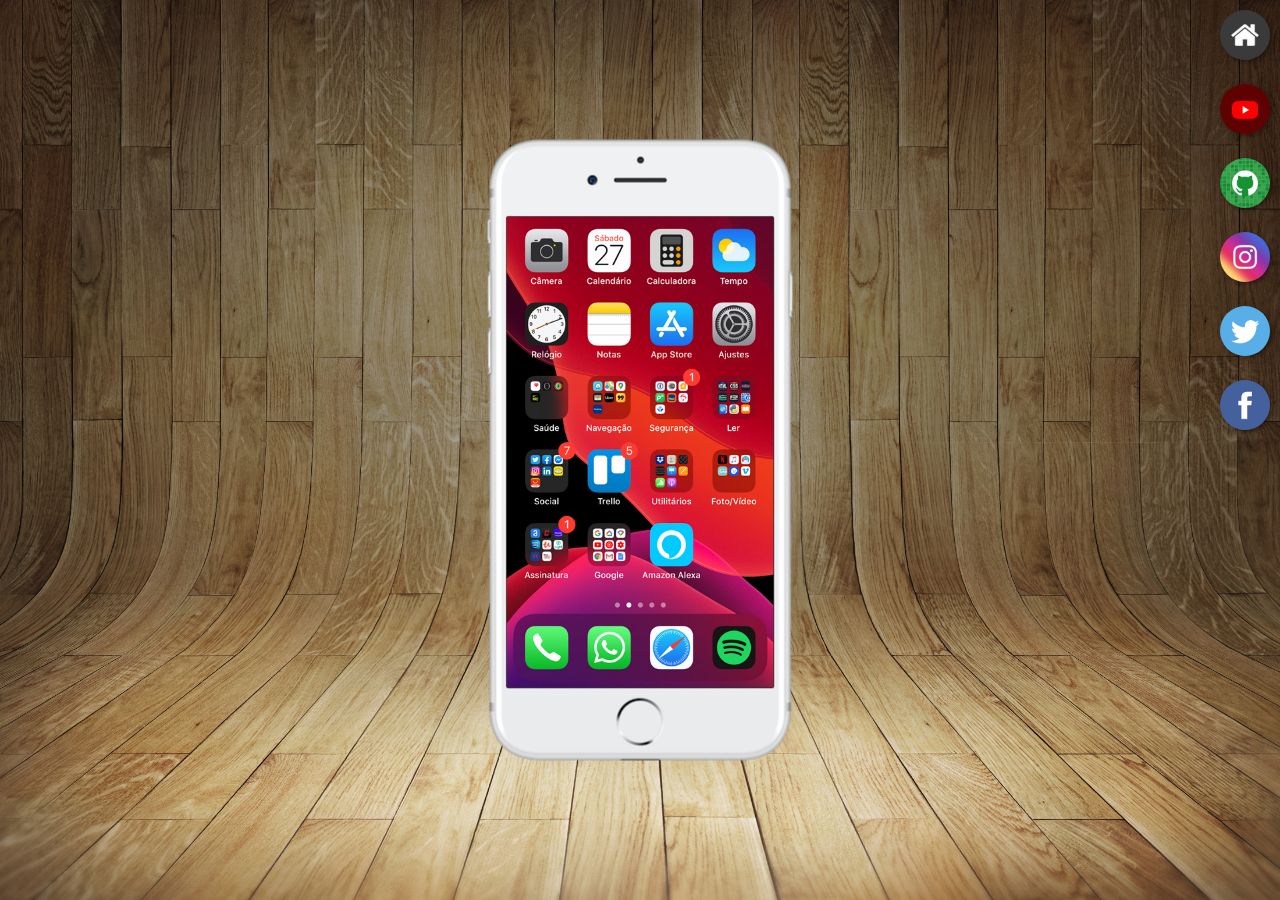
<file: index.html>
<!DOCTYPE html>
<html lang="pt-br">
<head>
    <meta charset="UTF-8">
    <meta name="viewport" content="width=device-width, initial-scale=1.0">
    <link rel="shortcut icon" href="favicon.ico" type="image/x-icon">
    <title>Projeto Redes Sociais</title>
    <link rel="stylesheet" href="estilos/style.css">
</head>
<body>
    <main>
        <section id="telefone">
            <iframe 
                src="home.html" name="tela" id="tela" frameborder="0">
                Seu navegador não é compátivel com isso.
            </iframe>
        </section>
        <section id="redes-sociais">
            <a href="home.html" target="tela"><img src="imagens/logo-home.jpg" alt="Home"></a><br>
            <a href="youtube.html" target="tela"><img src="imagens/logo-youtube.jpg" alt="YouTube"></a><br>
            <a href="github.html" target="tela"><img src="imagens/logo-github.jpg" alt="GitHub"></a><br>
            <a href="instagram.html" target="tela"><img src="imagens/logo-instagram.jpg" alt="Instagram"></a><br>
            <a href="twitter.html" target="tela"><img src="imagens/logo-twitter.jpg" alt="Twitter"></a><br>
            <a href="facebook.html" target="tela"><img src="imagens/logo-facebook.jpg" alt="Facebook"></a>
        </section>
    </main>
</body>
</html>
</file>
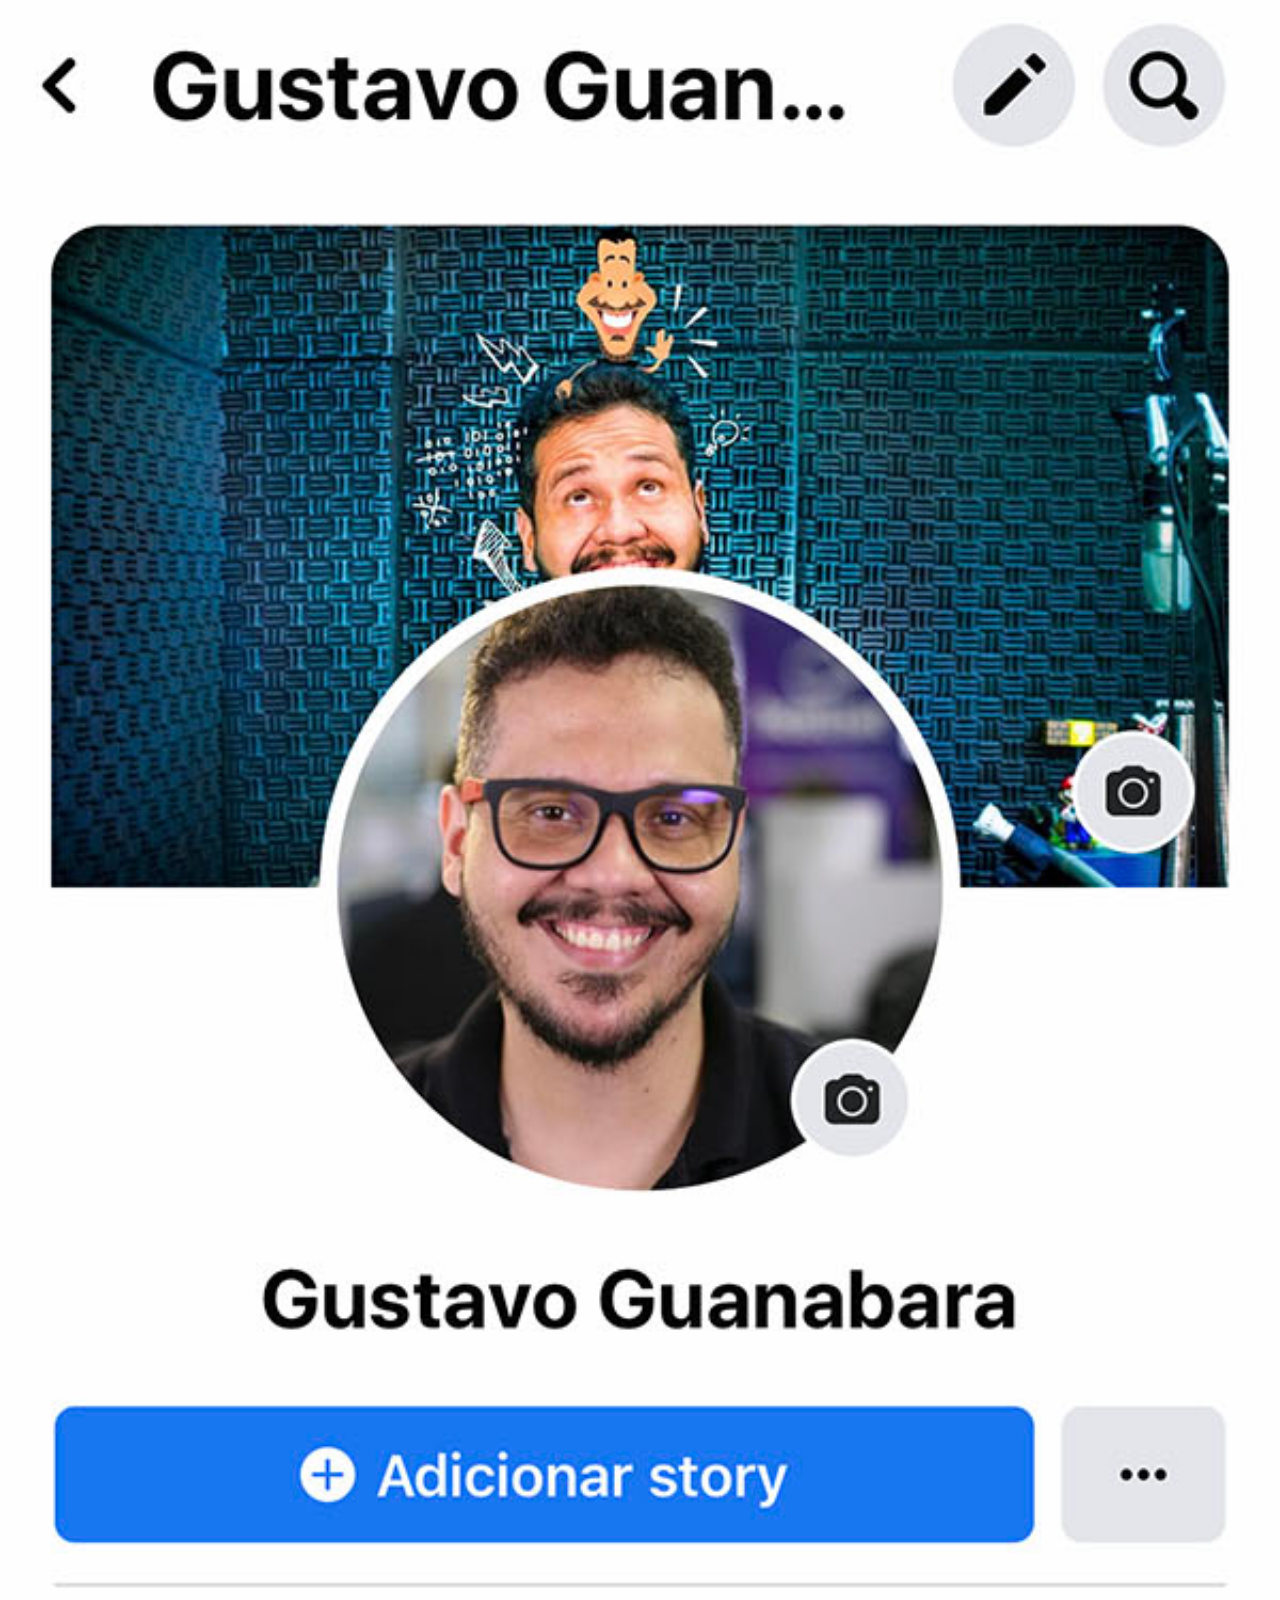
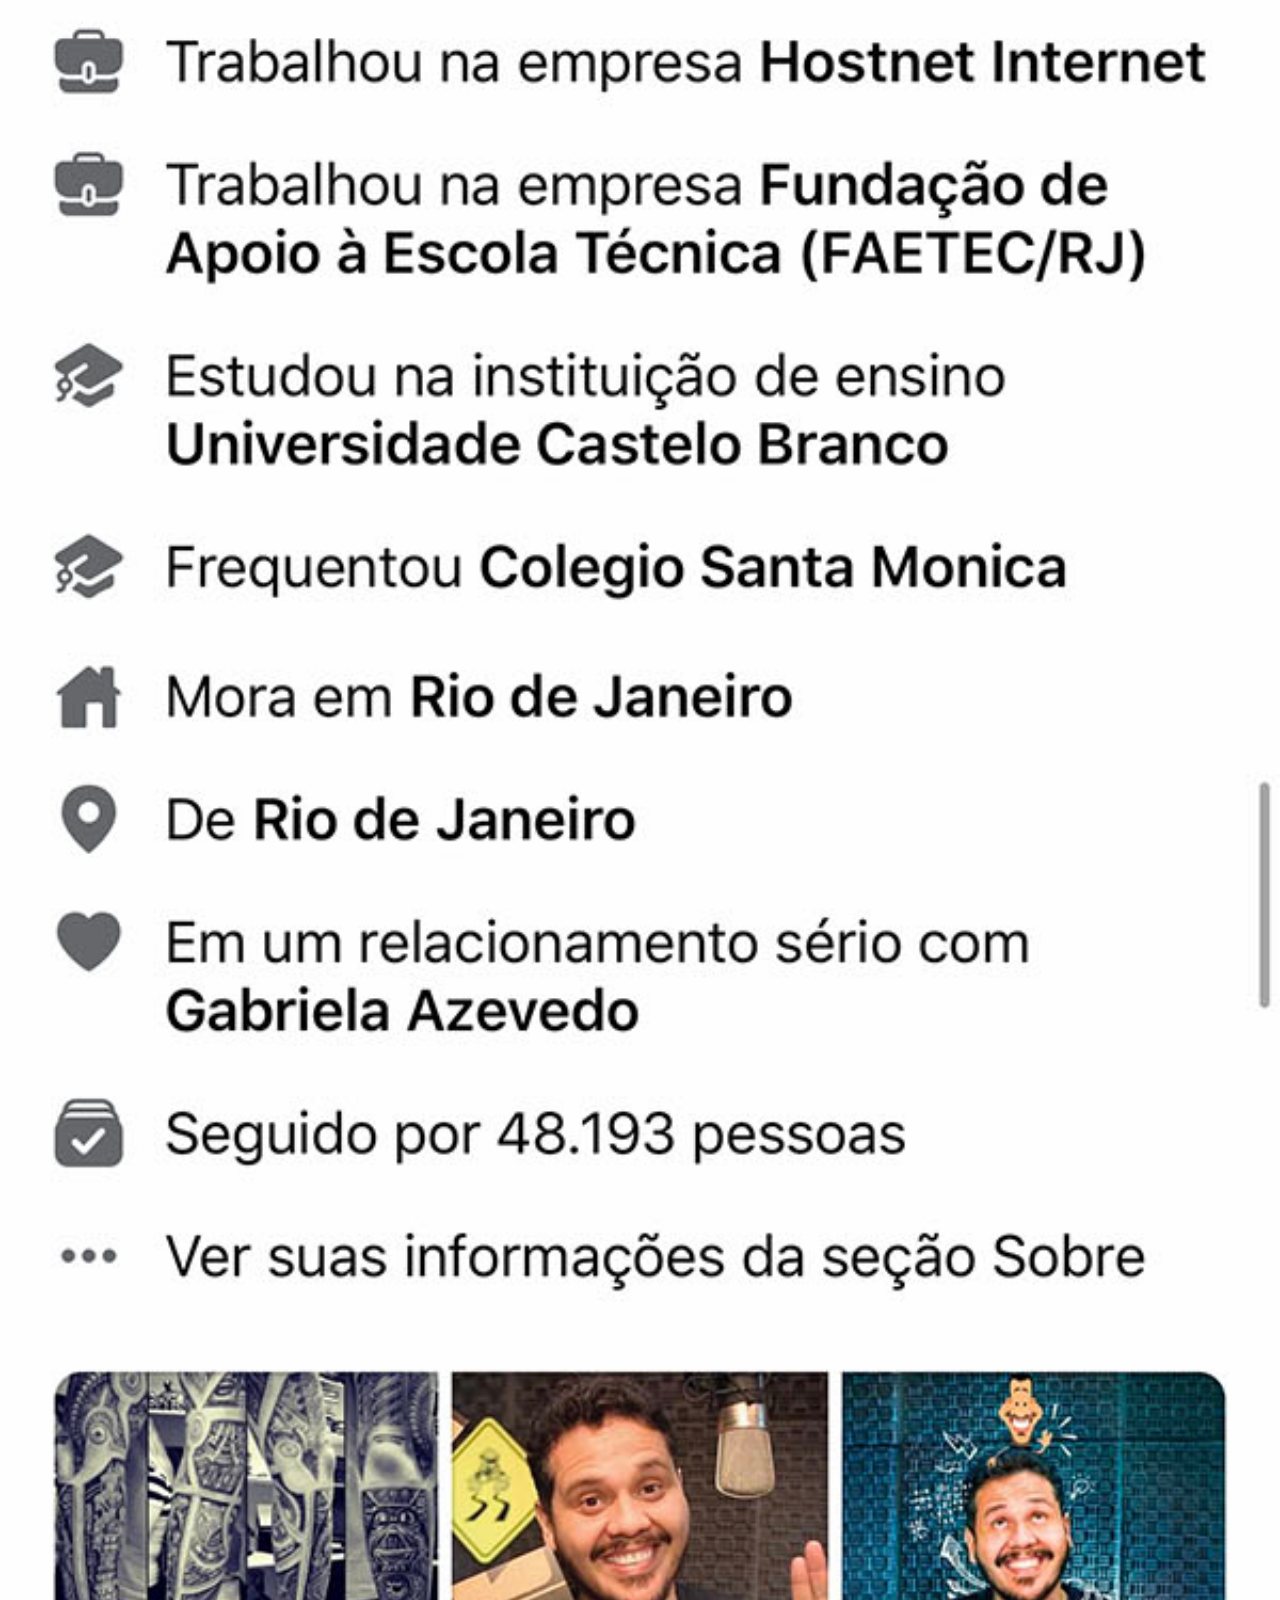
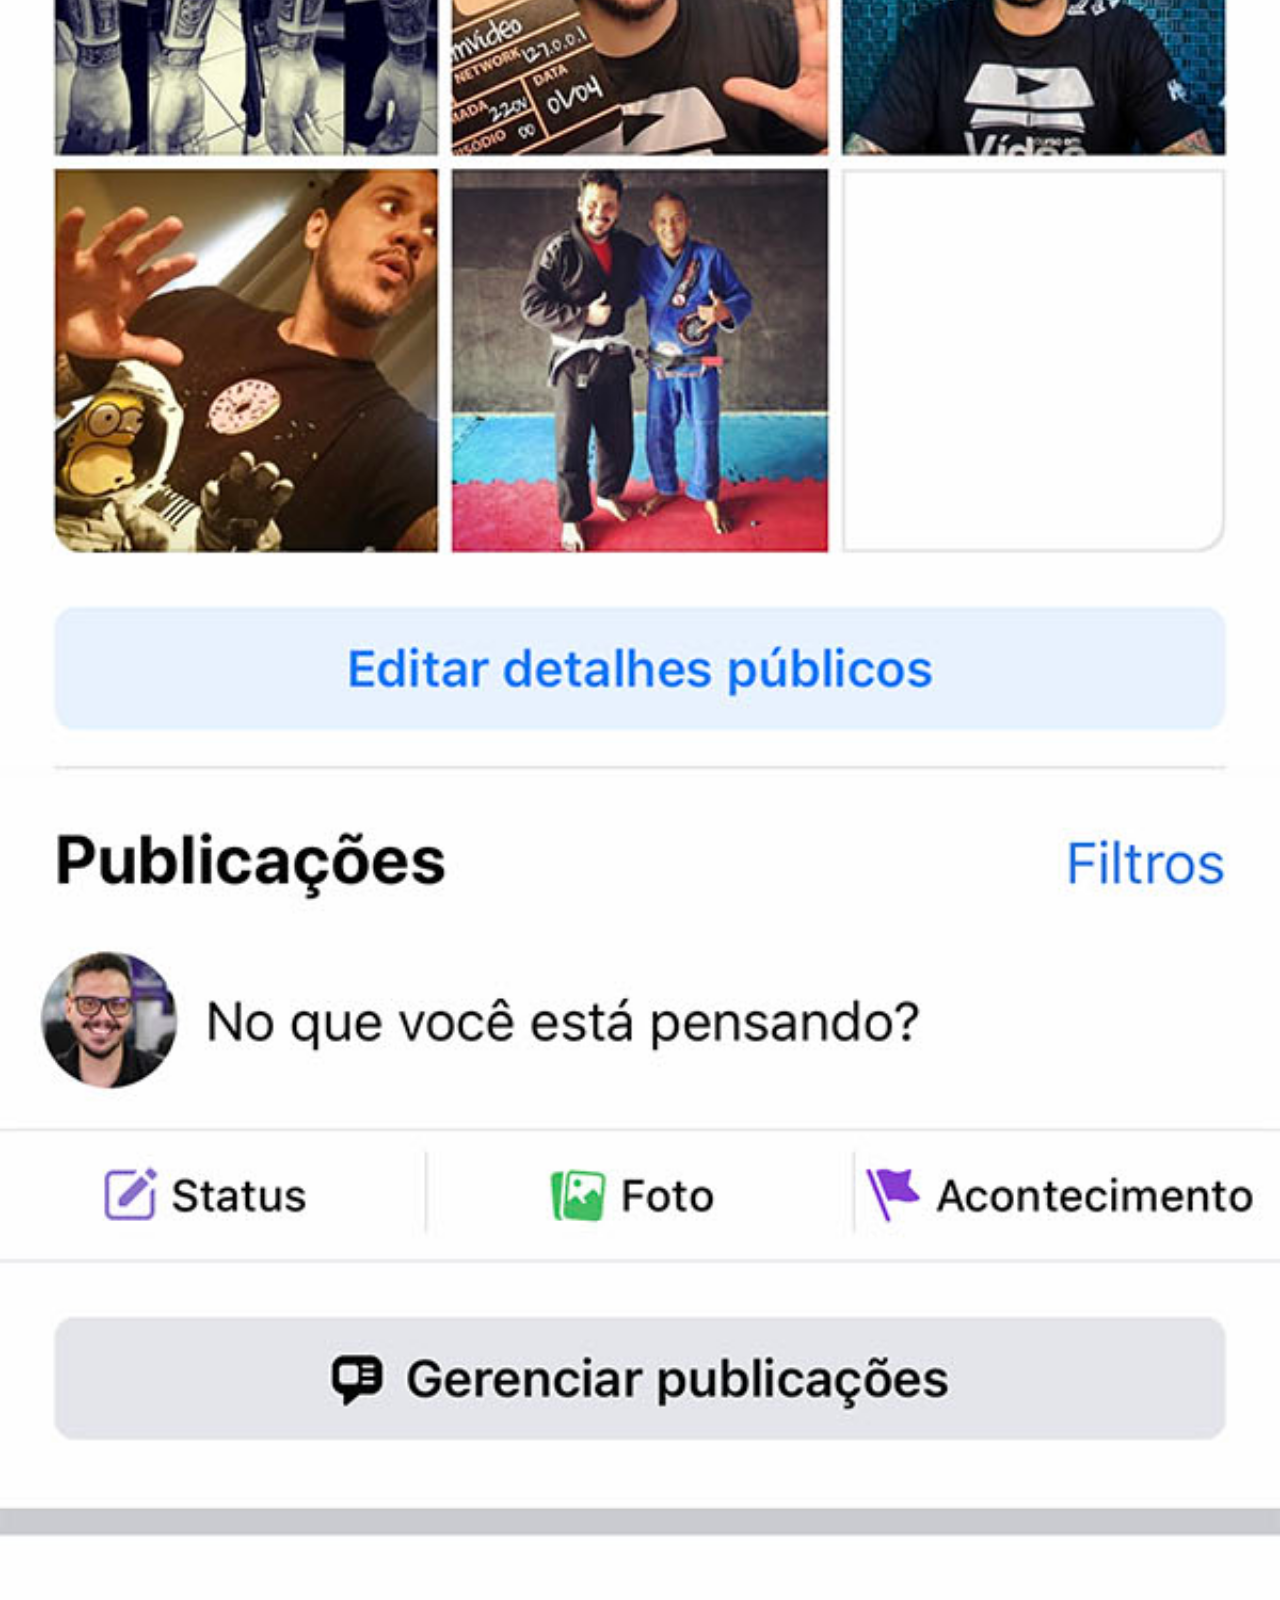
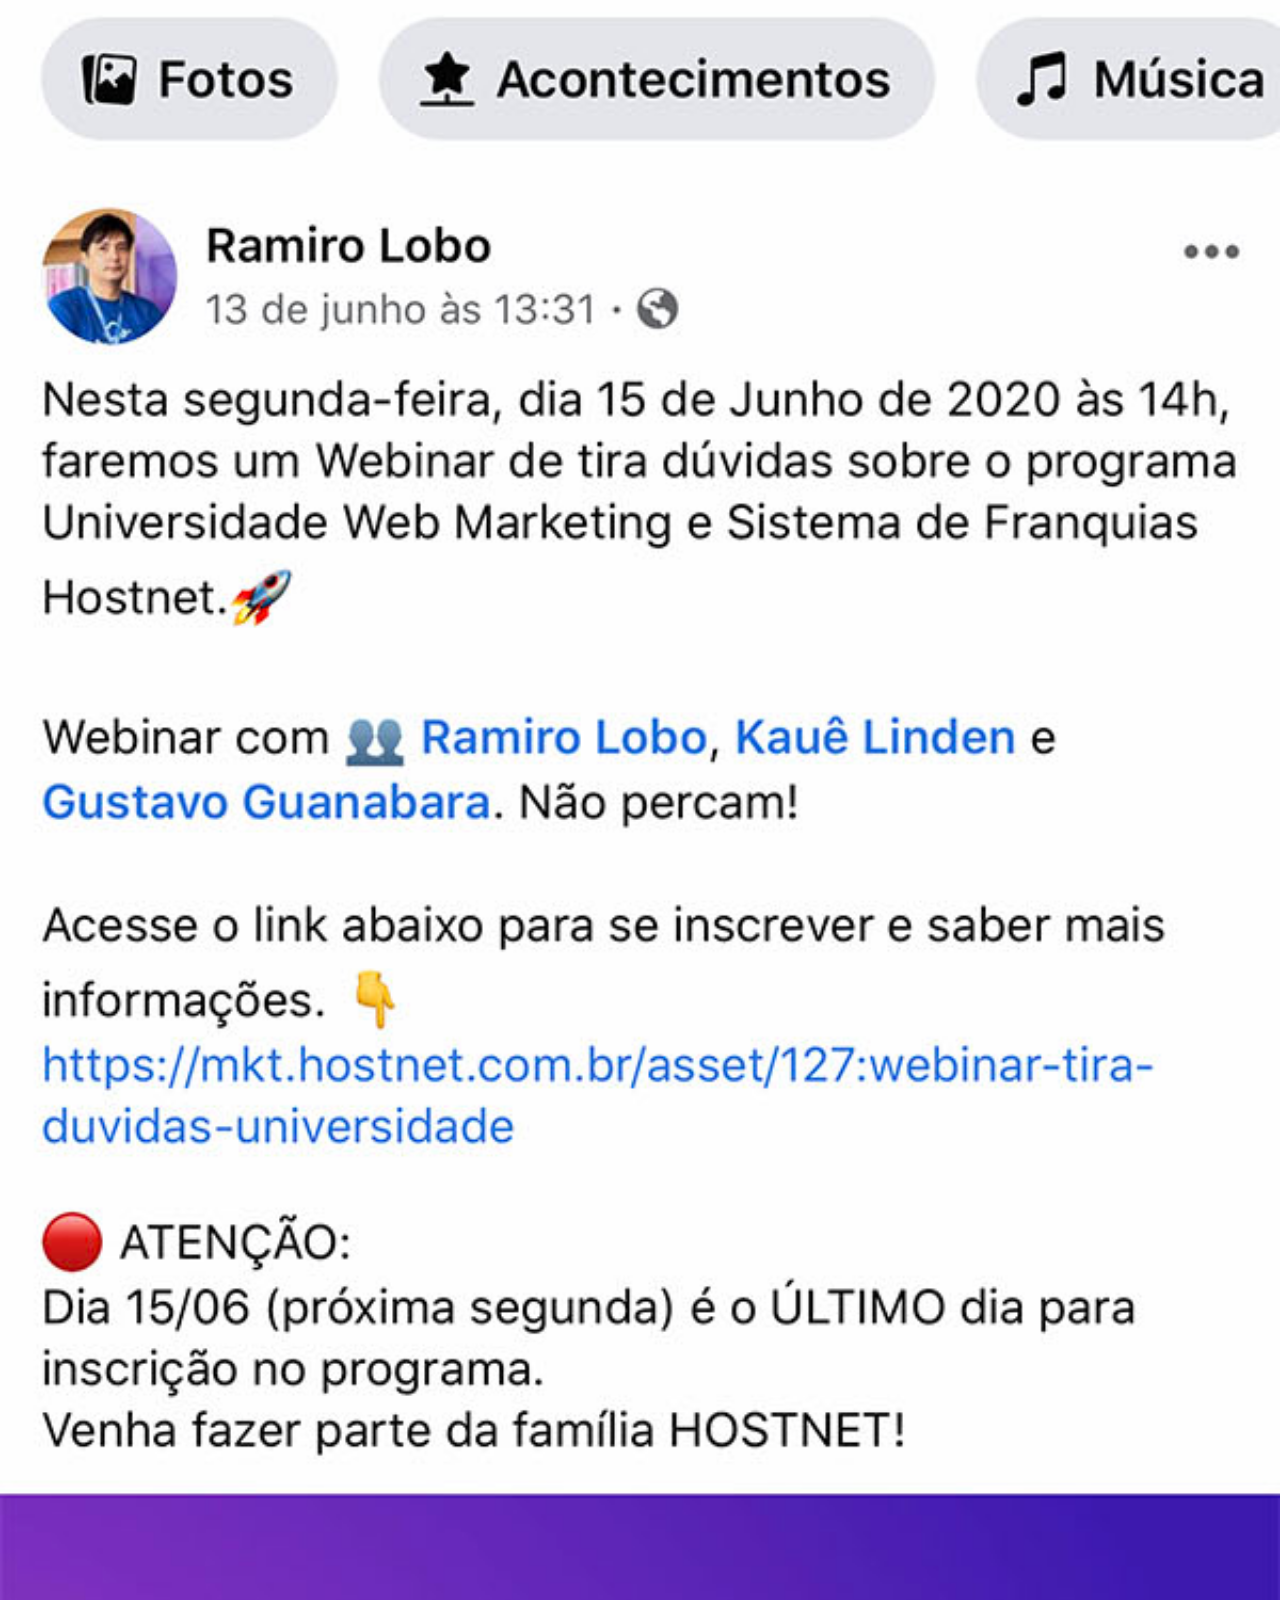
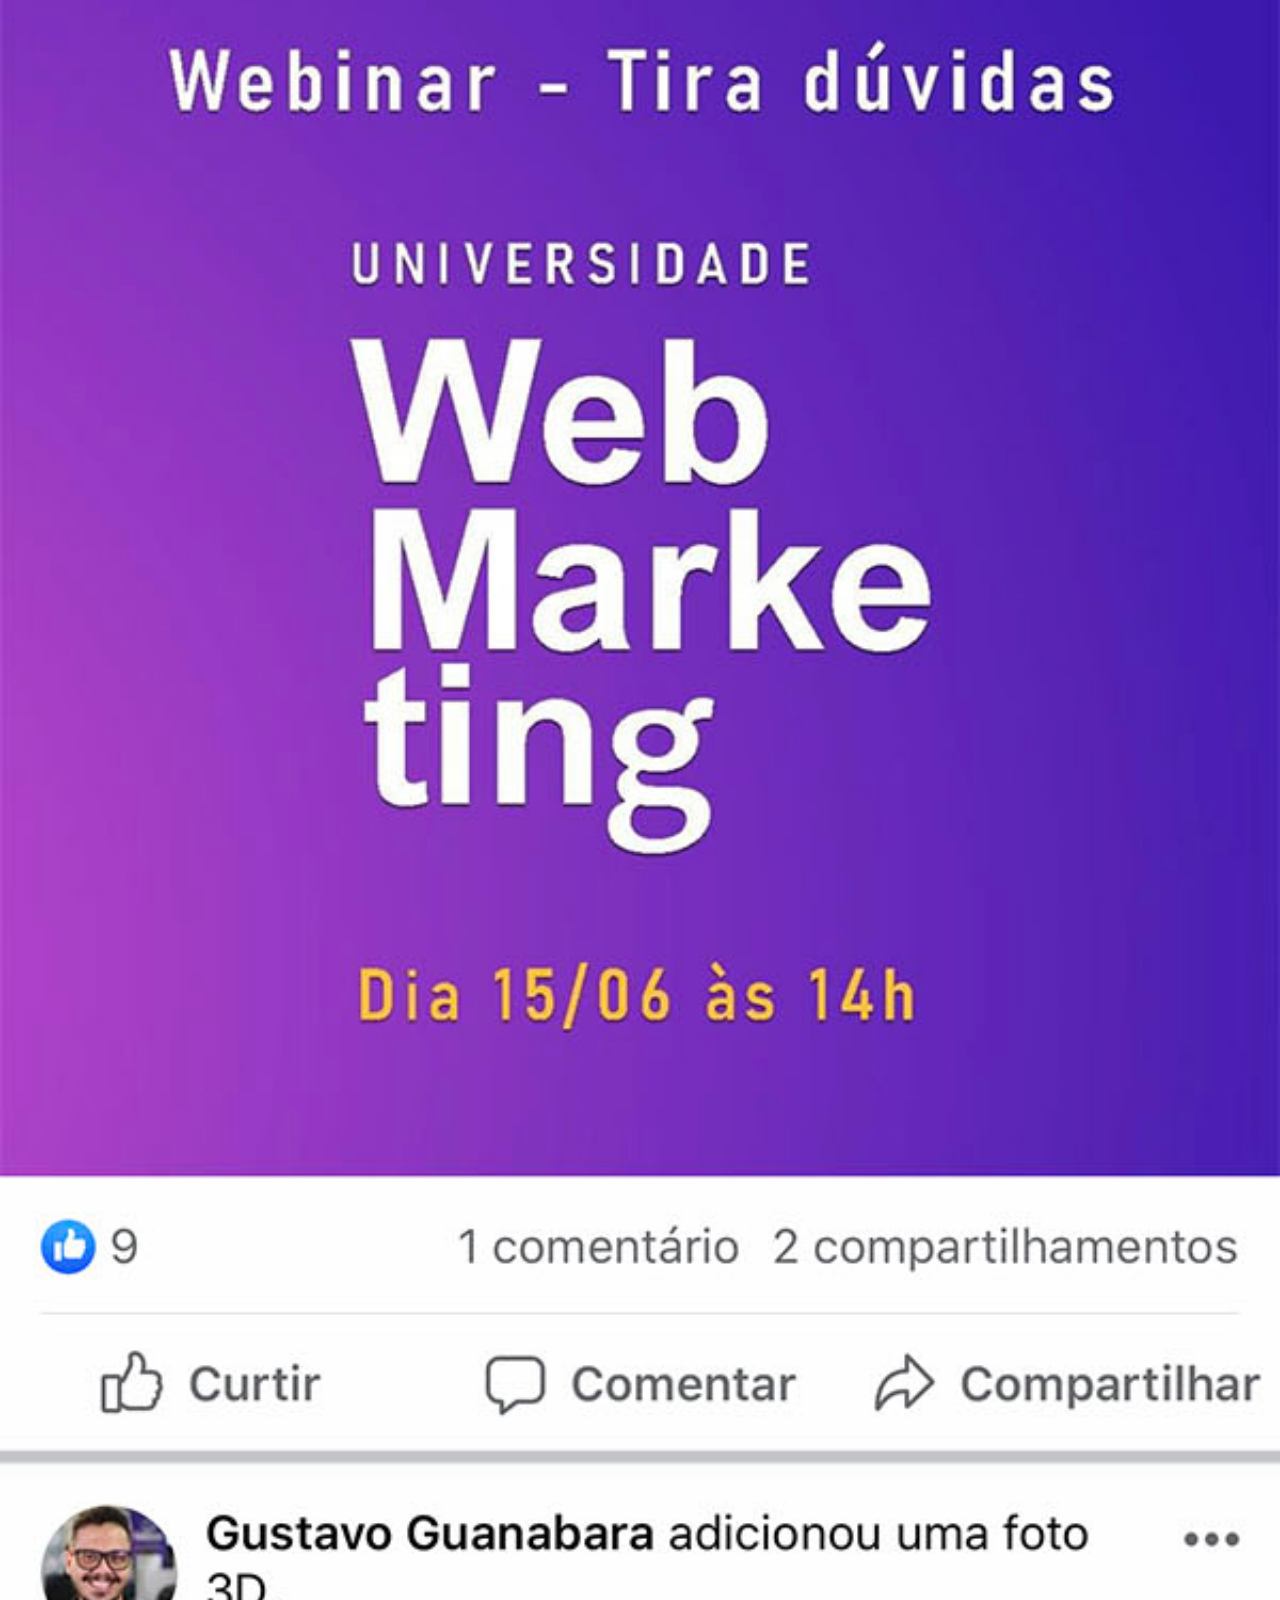
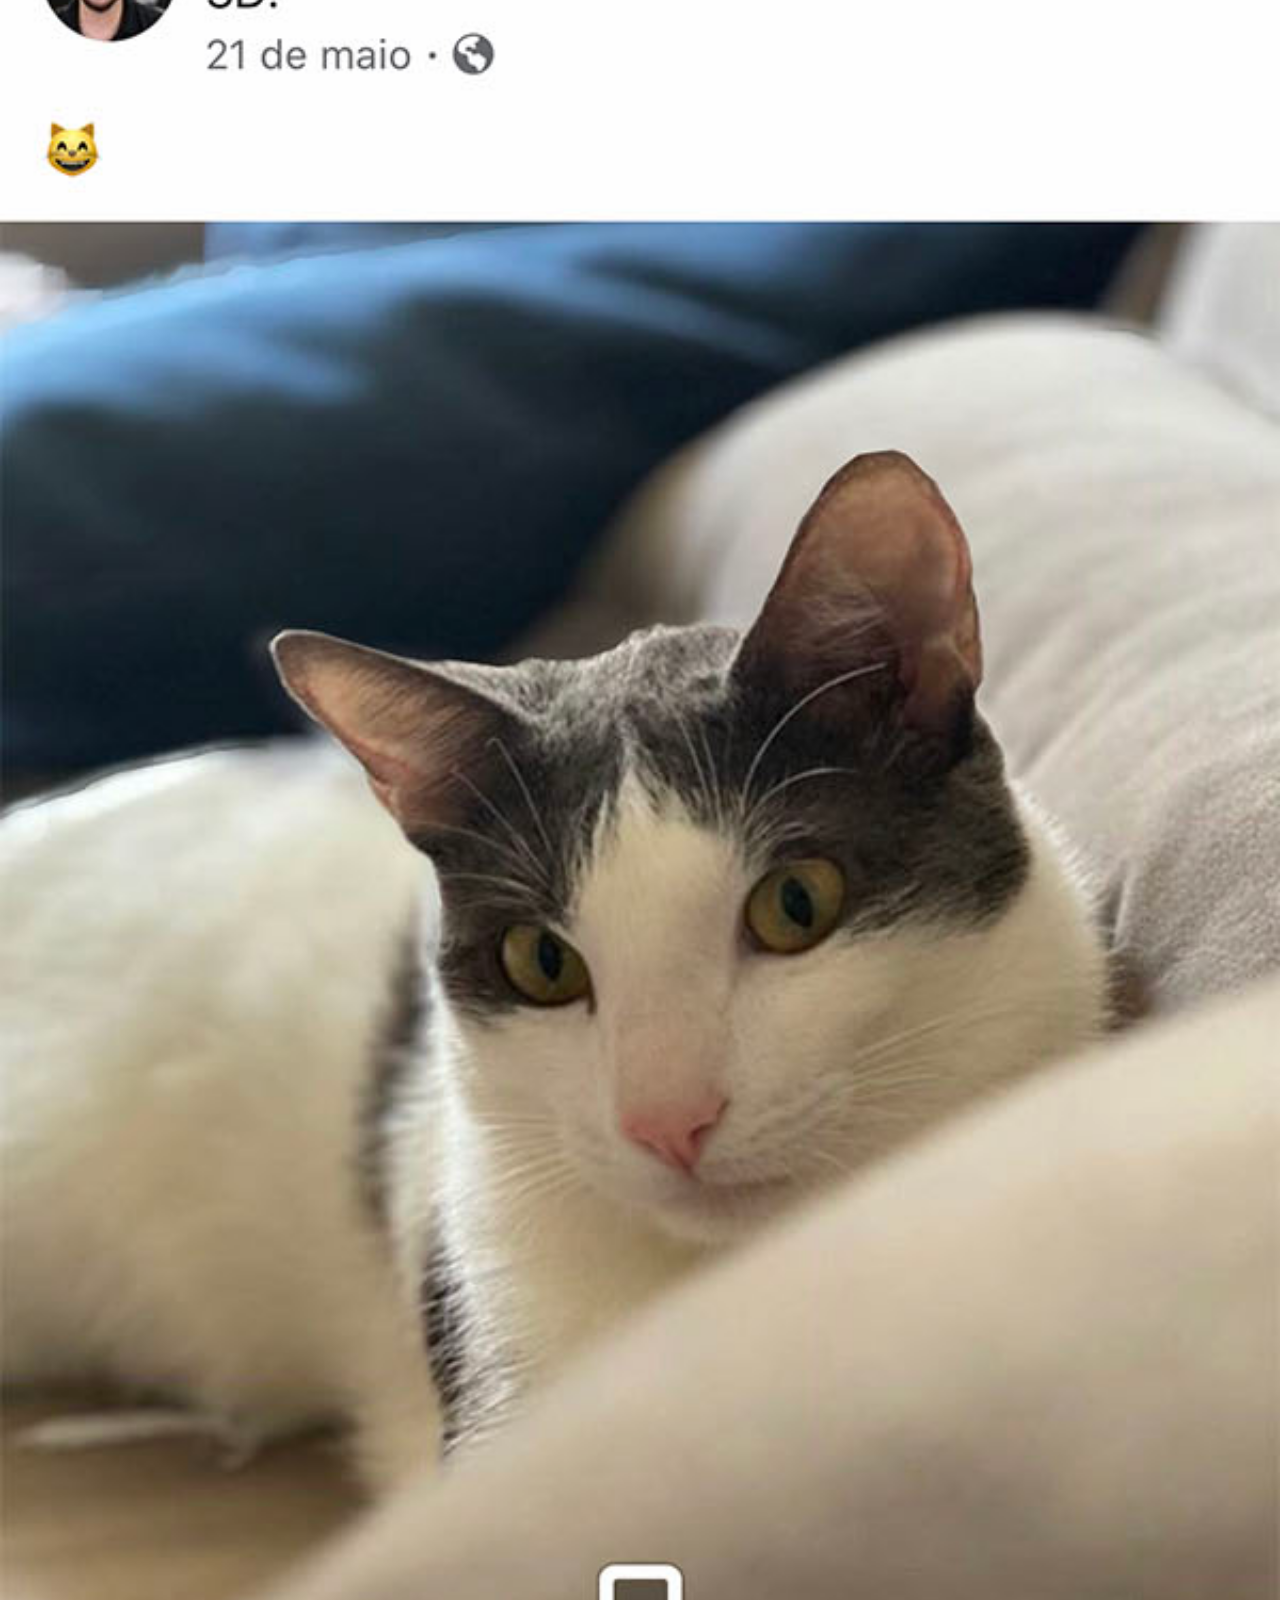
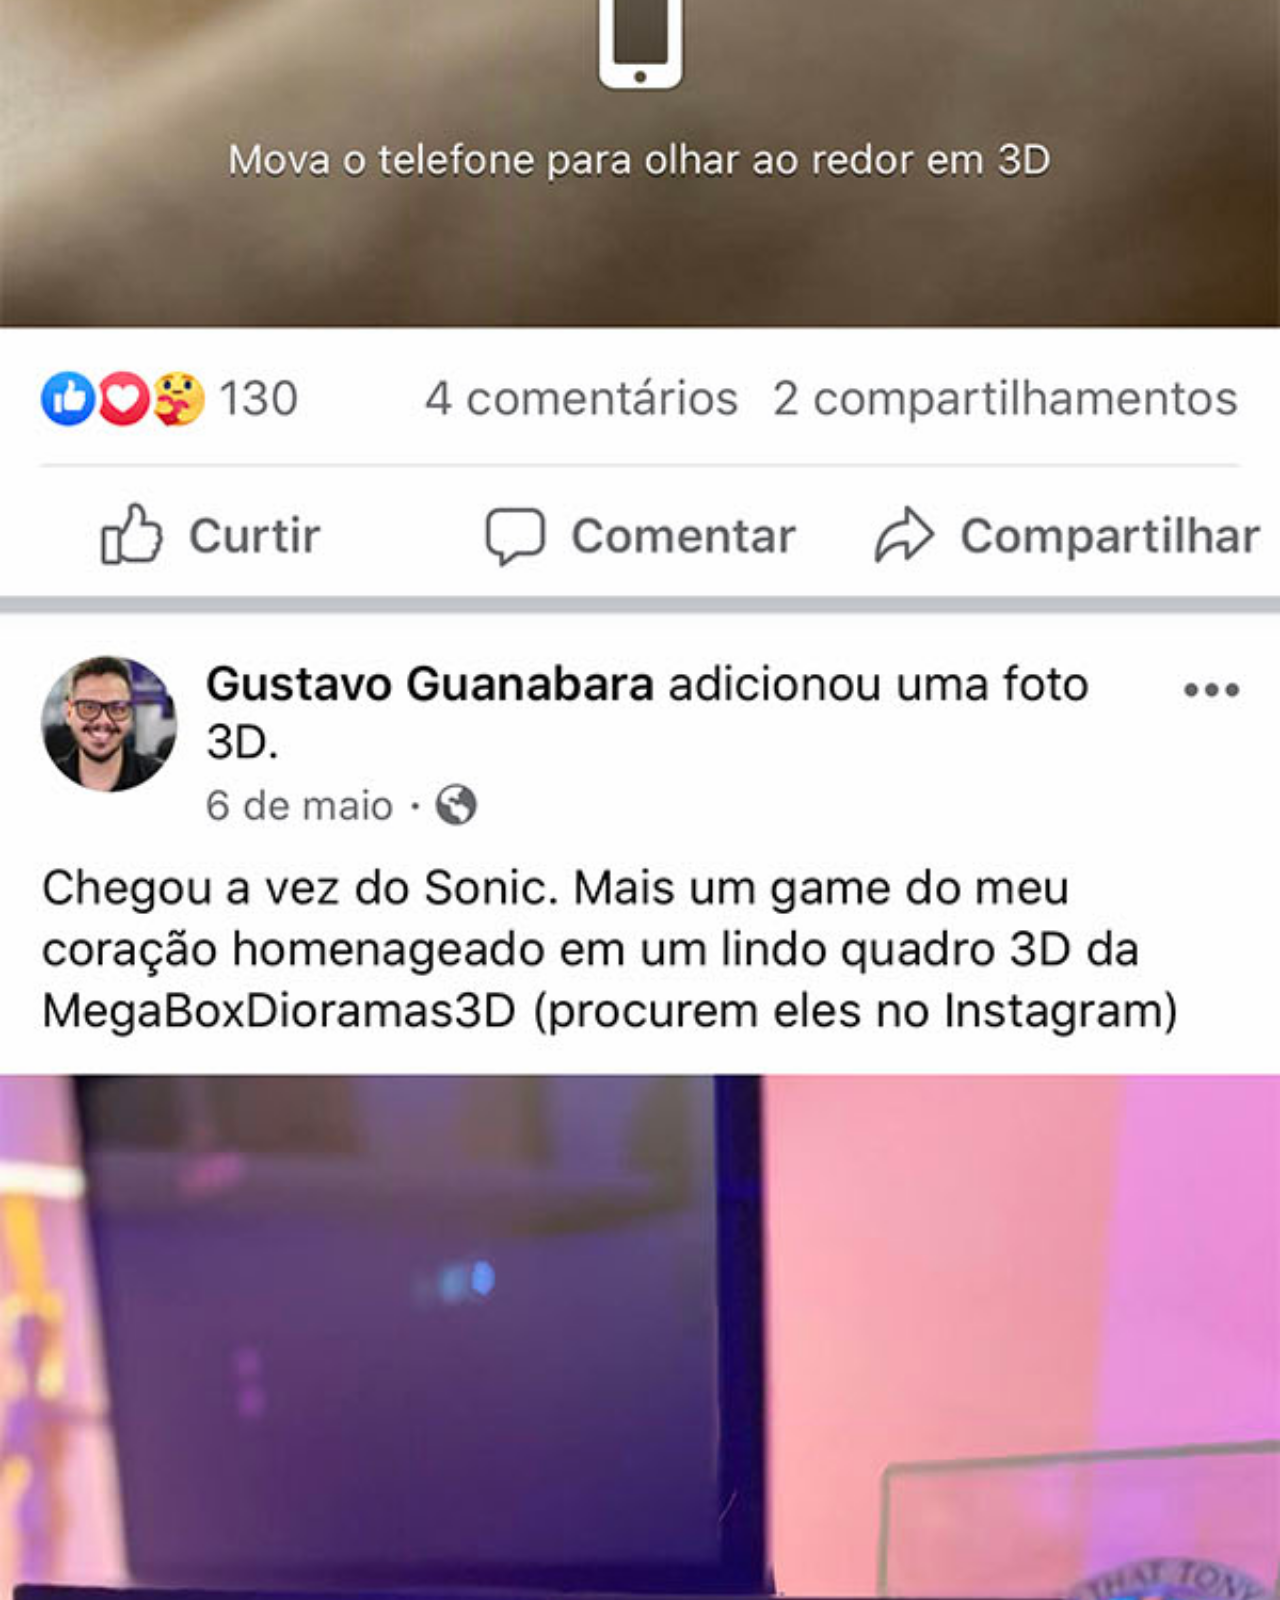
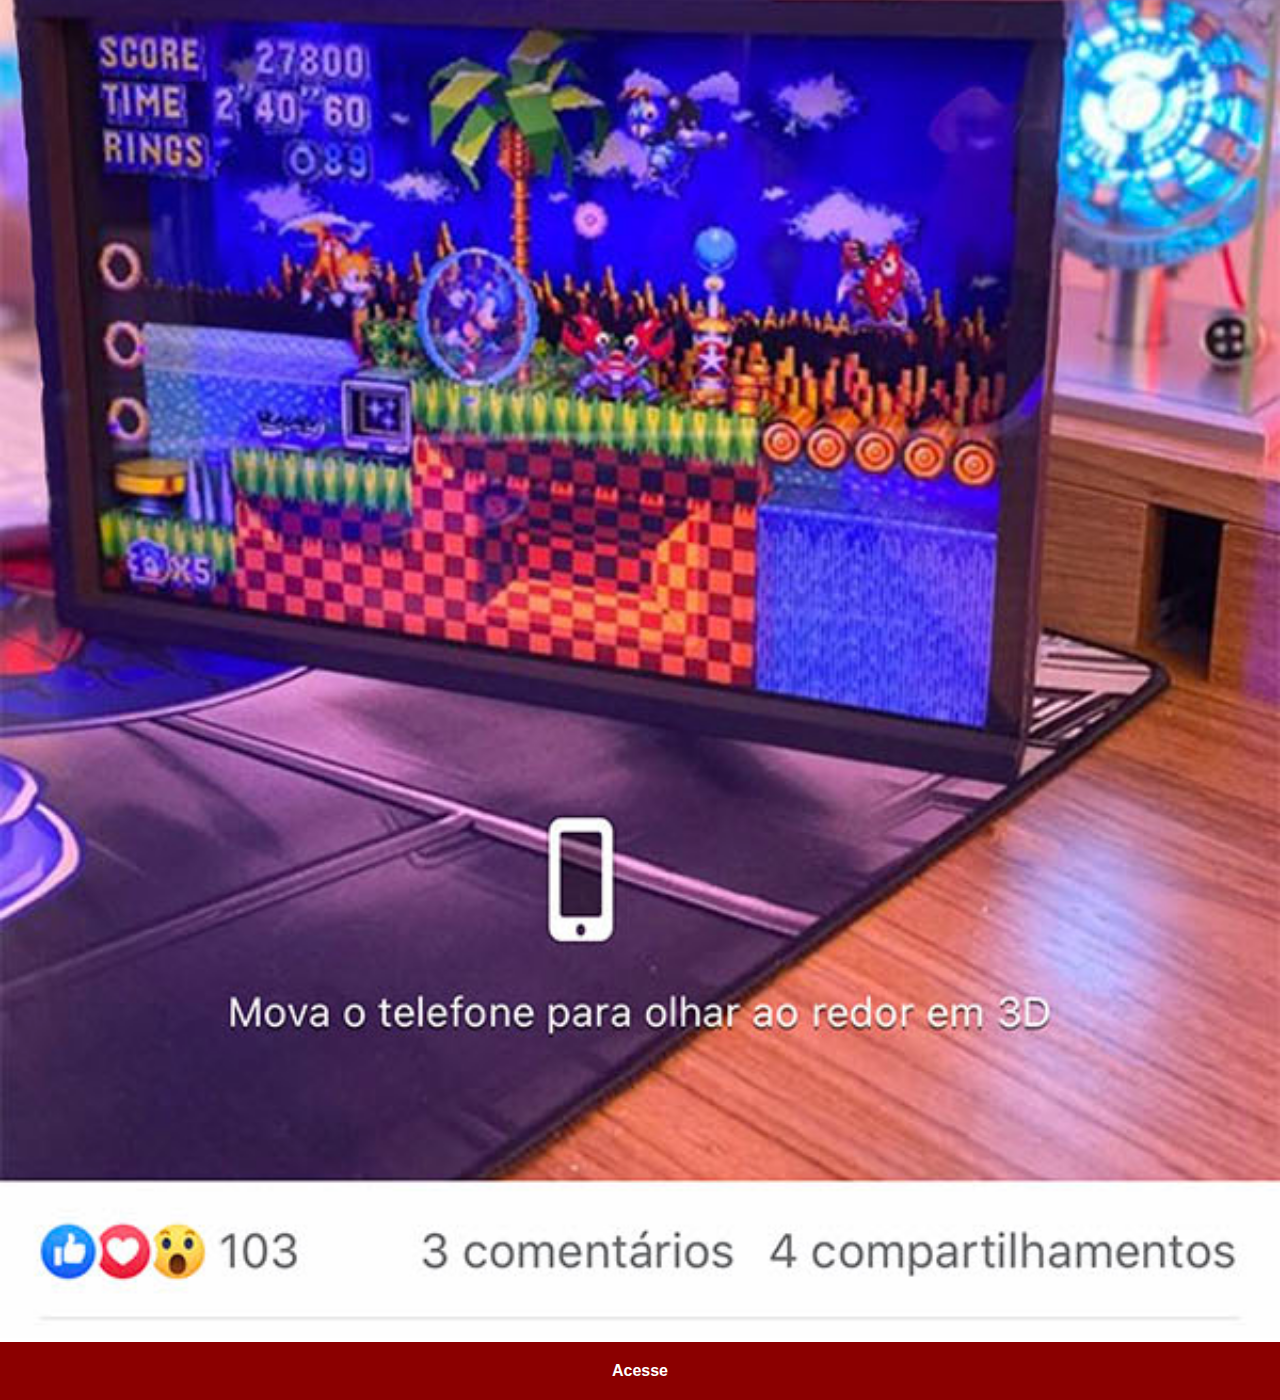
<file: facebook.html>
<!DOCTYPE html>
<html lang="pt-br">
<head>
    <meta charset="UTF-8">
    <meta name="viewport" content="width=device-width, initial-scale=1.0">
    <title>Facebook</title>
    <link rel="stylesheet" href="estilos/social.css">
</head>
<body>
    <img src="imagens/tela-facebook.jpg" alt="Facebook">
    <a href="https://www.facebook.com/tancredo.pereira.3" target="_blank">Acesse</a>
</body>
</html>
</file>
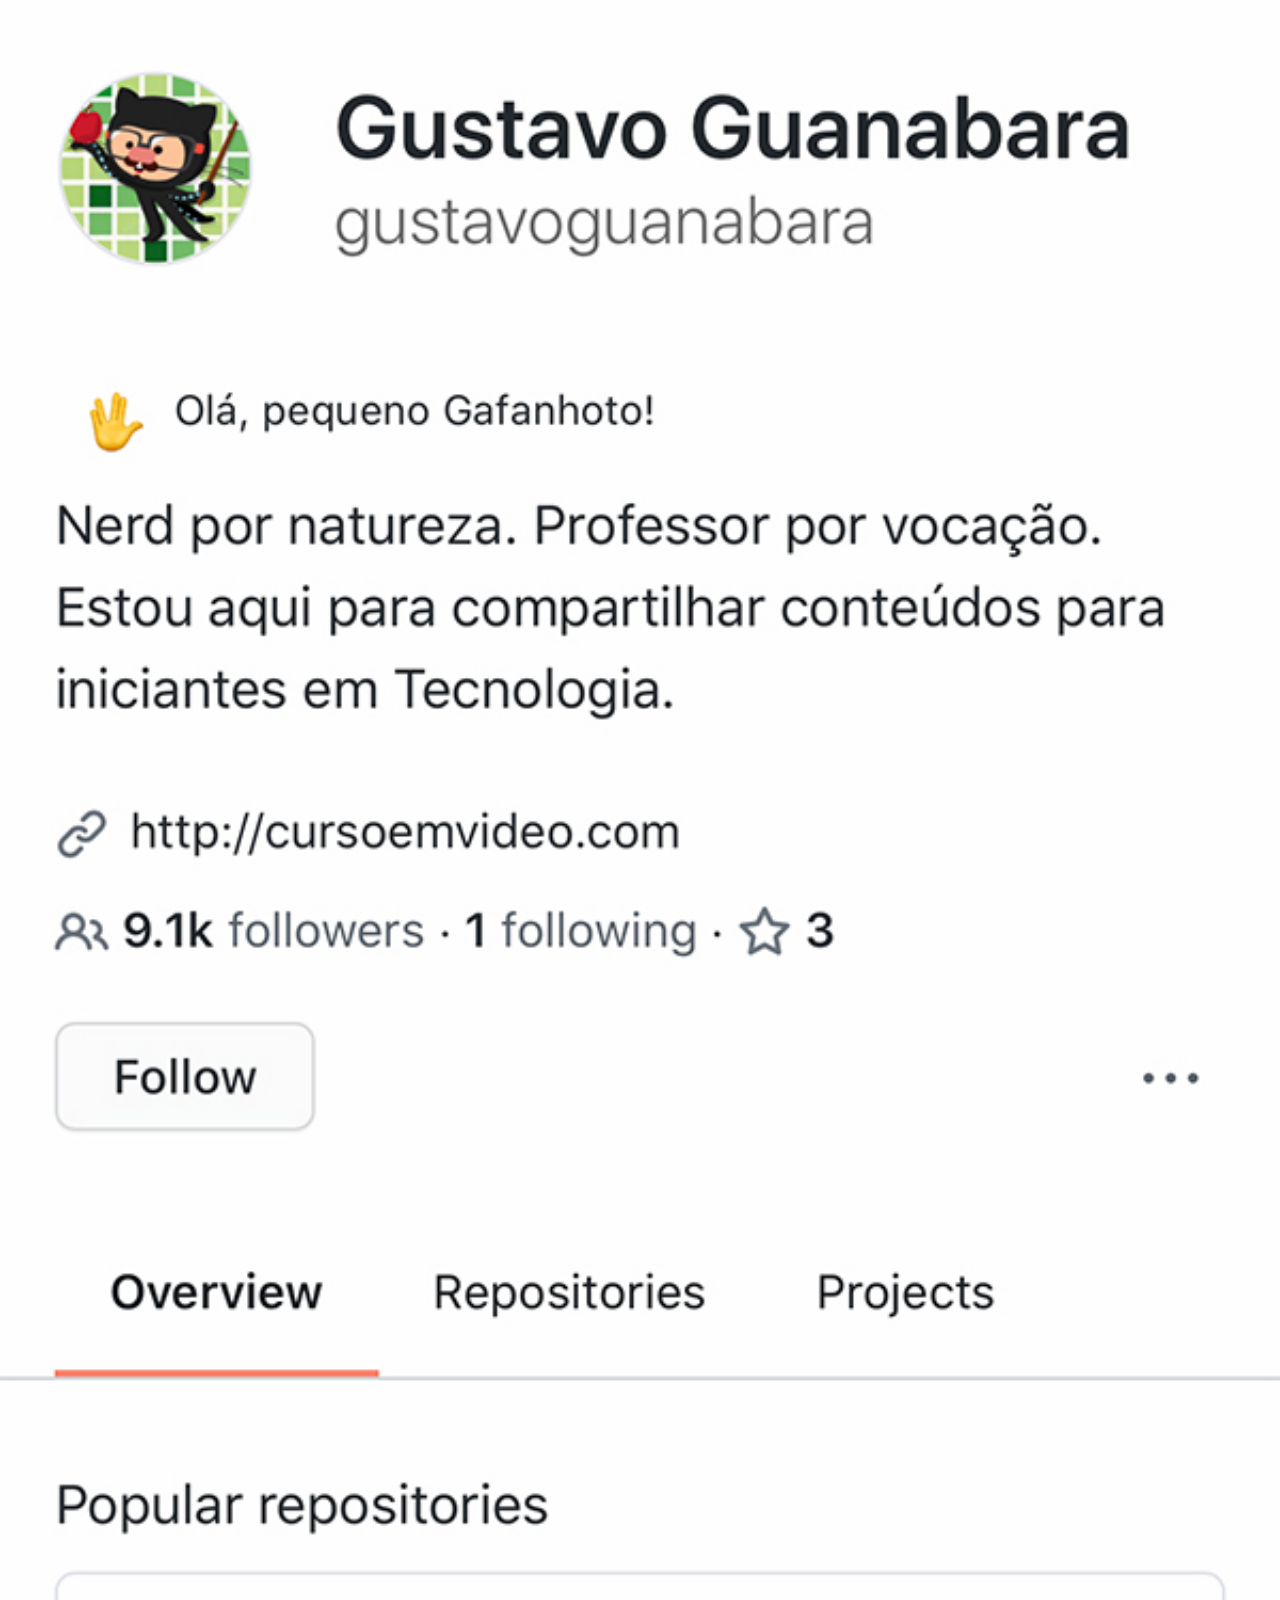
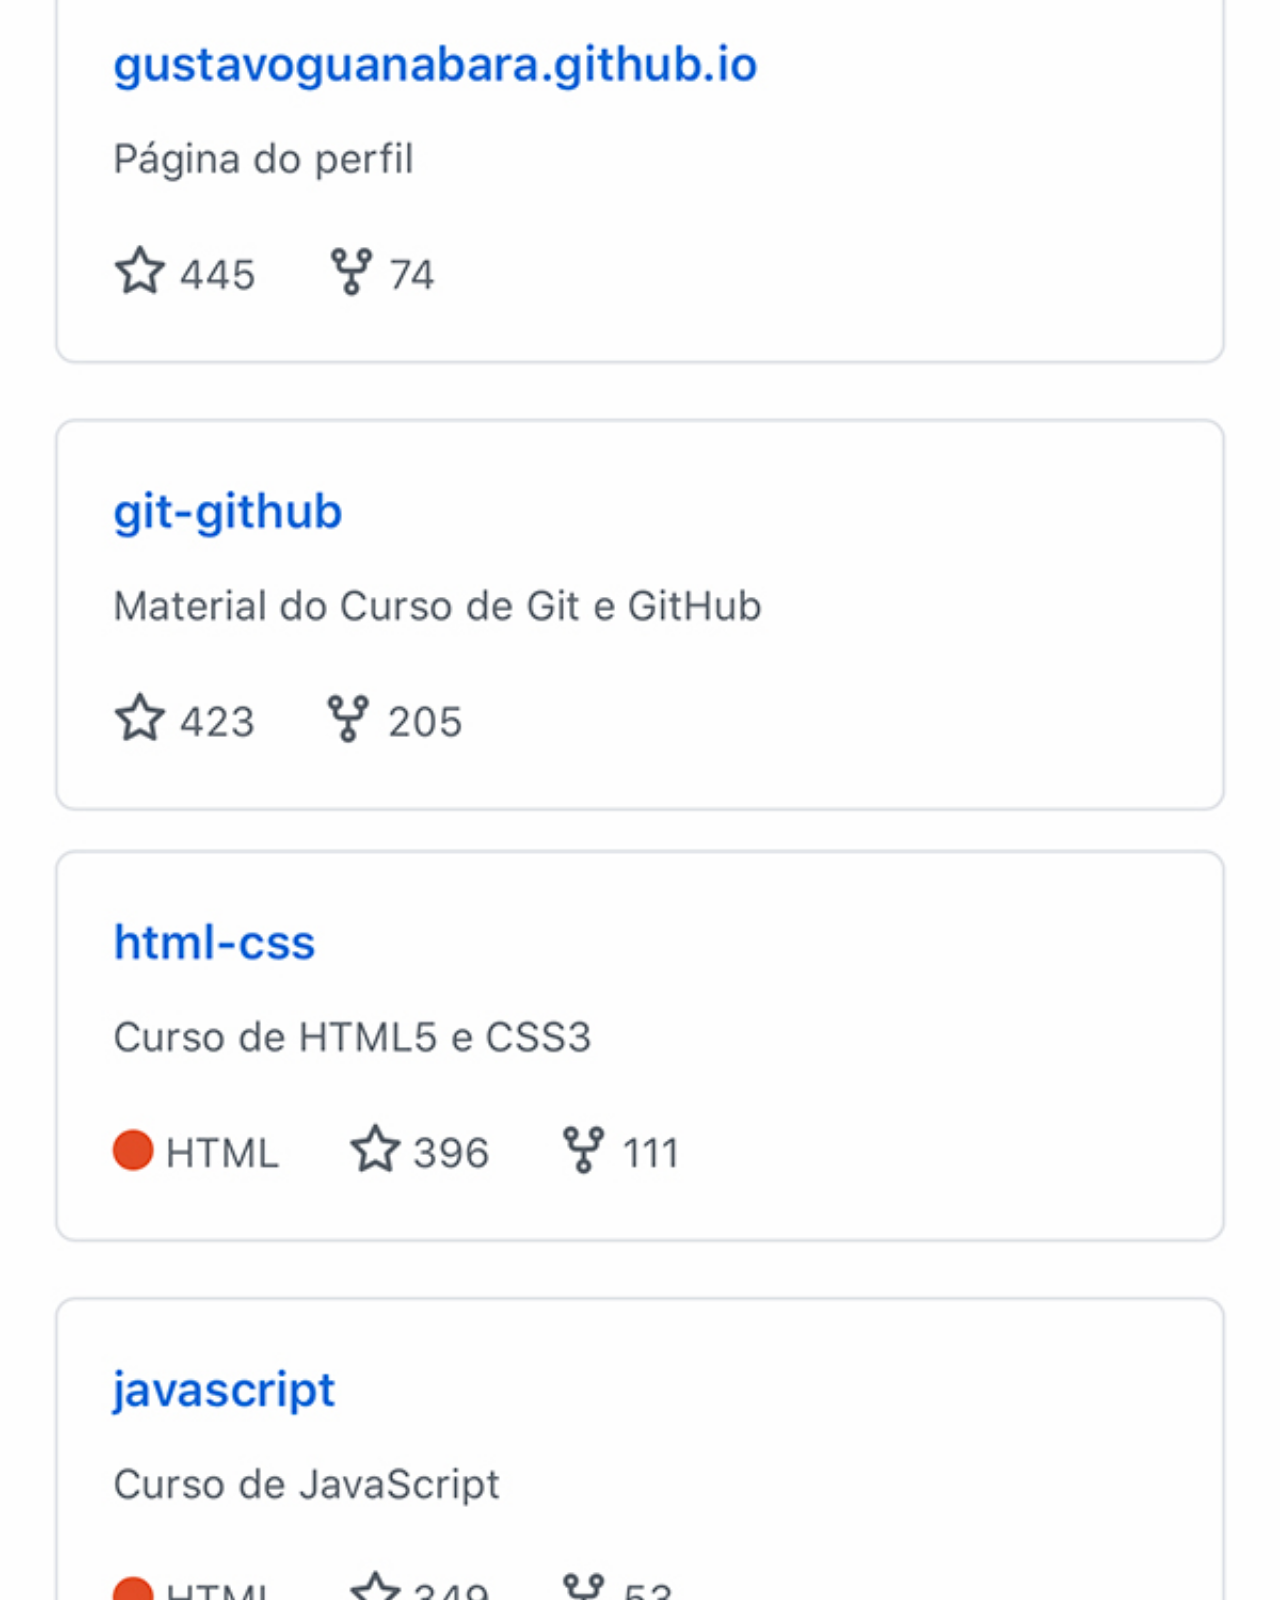
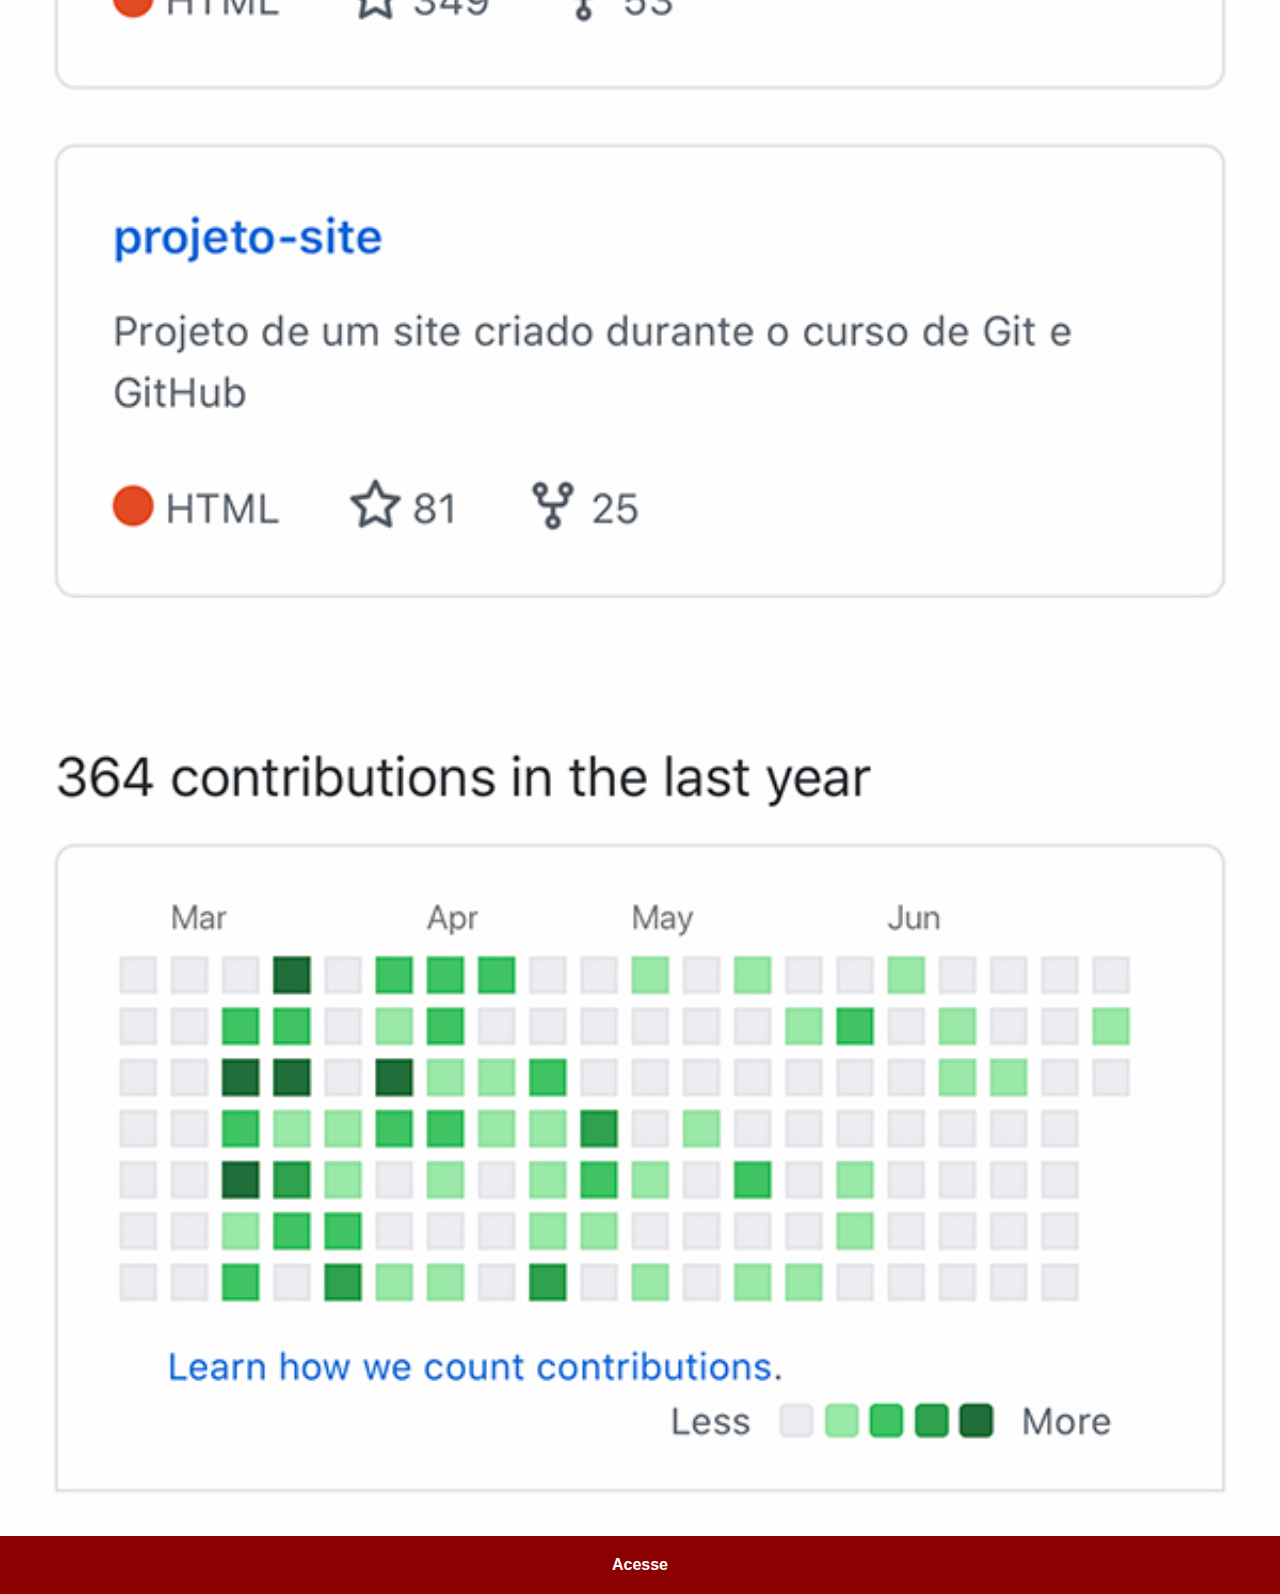
<file: github.html>
<!DOCTYPE html>
<html lang="pt-br">
<head>
    <meta charset="UTF-8">
    <meta name="viewport" content="width=device-width, initial-scale=1.0">
    <title>GitHub</title>
    <link rel="stylesheet" href="estilos/social.css">
</head>
<body>
    <img src="imagens/tela-github.jpg" alt="GitHub">
    <a href="https://gustavoguanabai.io" target="_blank">Acesse</a>
</body>
</html>
</file>
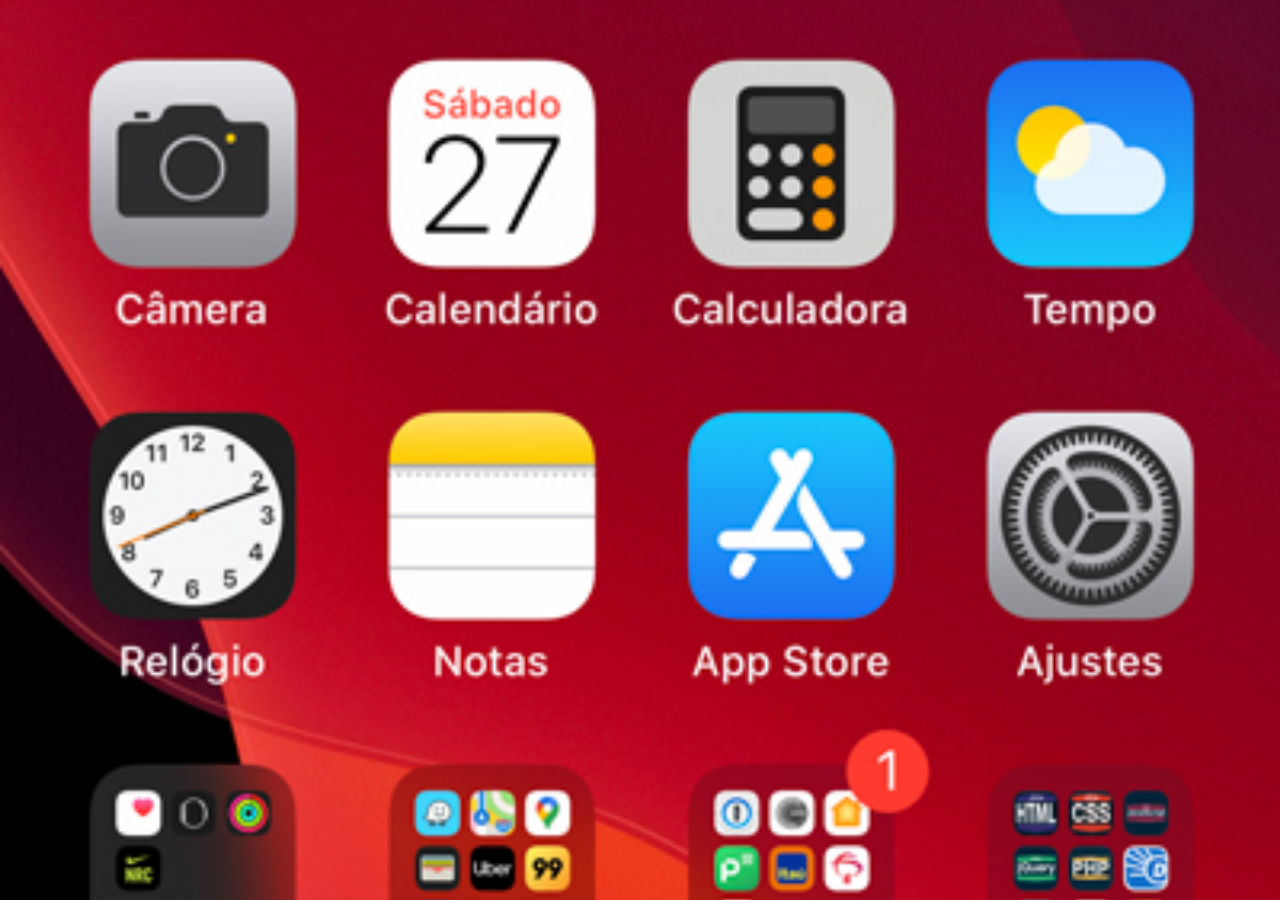
<file: home.html>
<!DOCTYPE html>
<html lang="pt-br">
<head>
    <meta charset="UTF-8">
    <meta name="viewport" content="width=device-width, initial-scale=1.0">
    <title>Home</title>
</head>
<style>
    * {
        margin: 0px;
        padding: 0px;
    }

    body {
        width: 100vw;
        height: 100vh;
        background: black url('imagens/tela-home.jpg') no-repeat top center;
        background-size: cover;
    }   

</style>
<body>
    
</body>
</html>
</file>
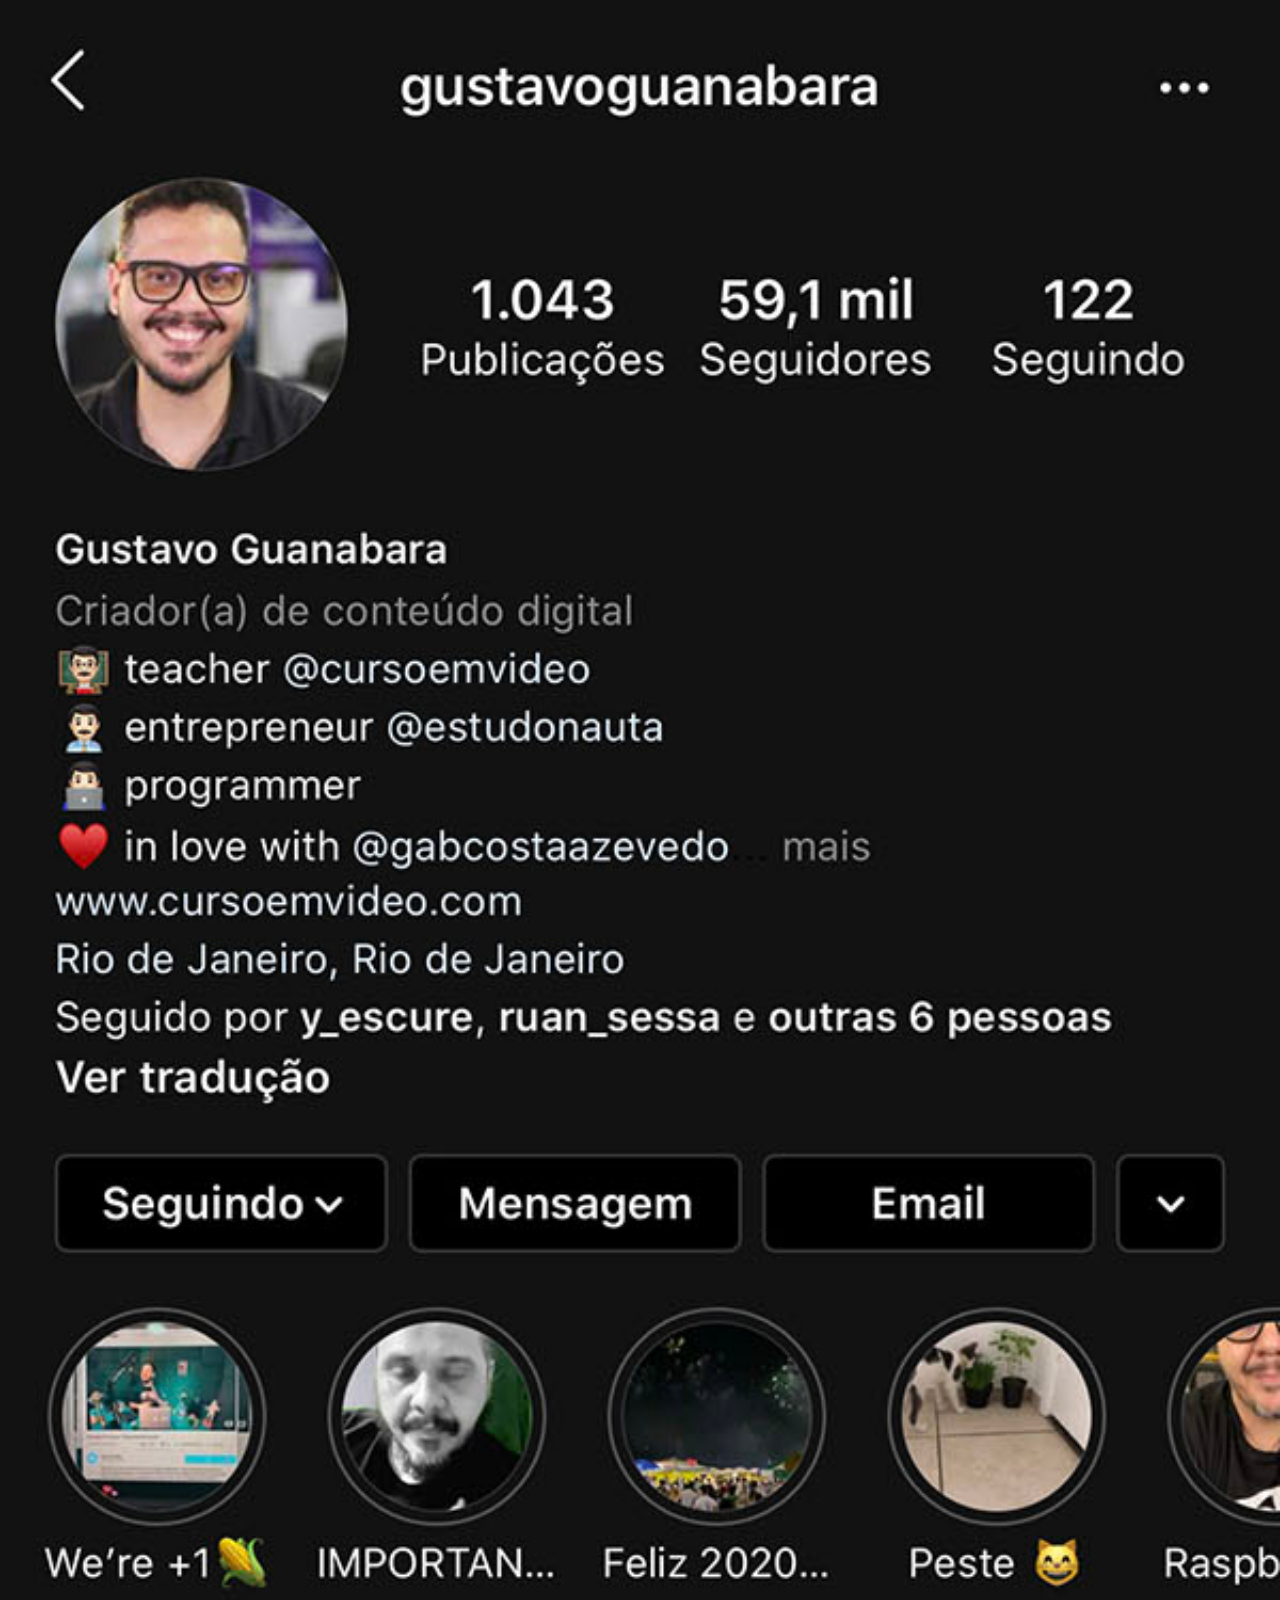
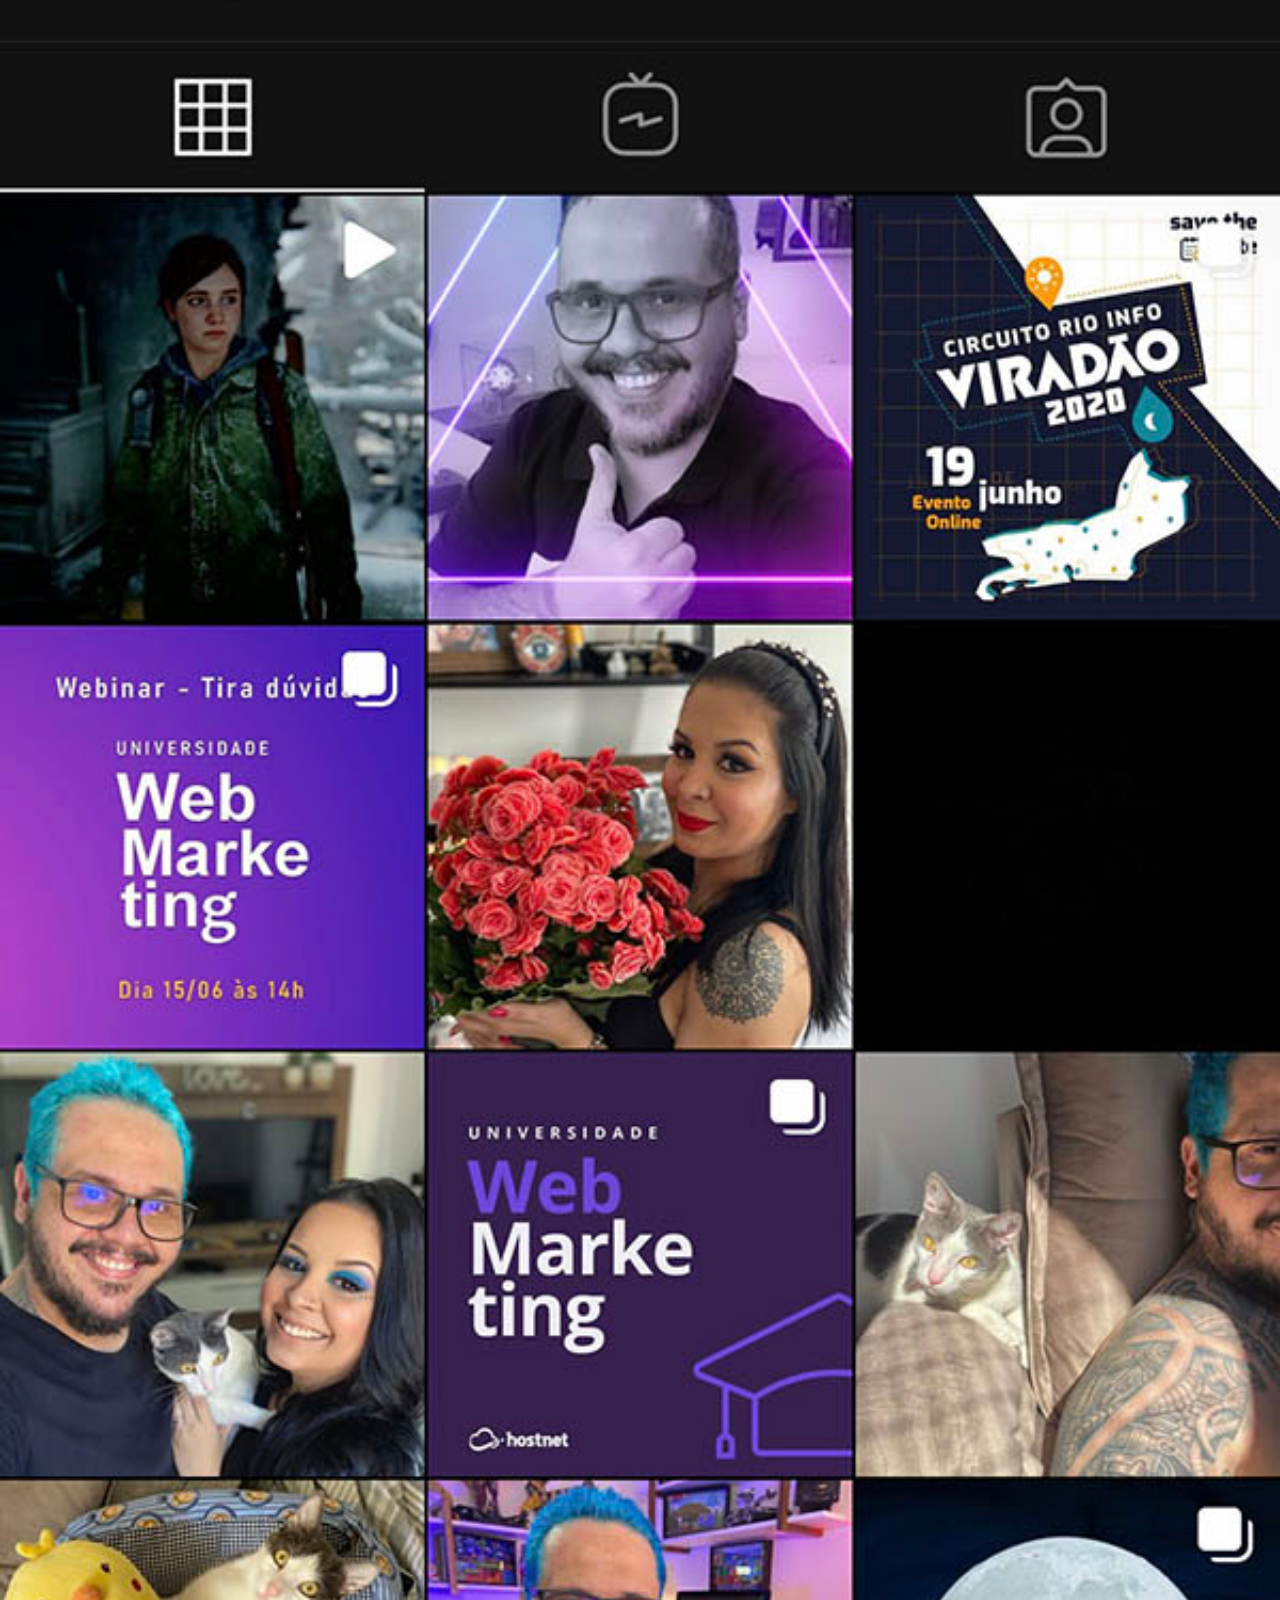
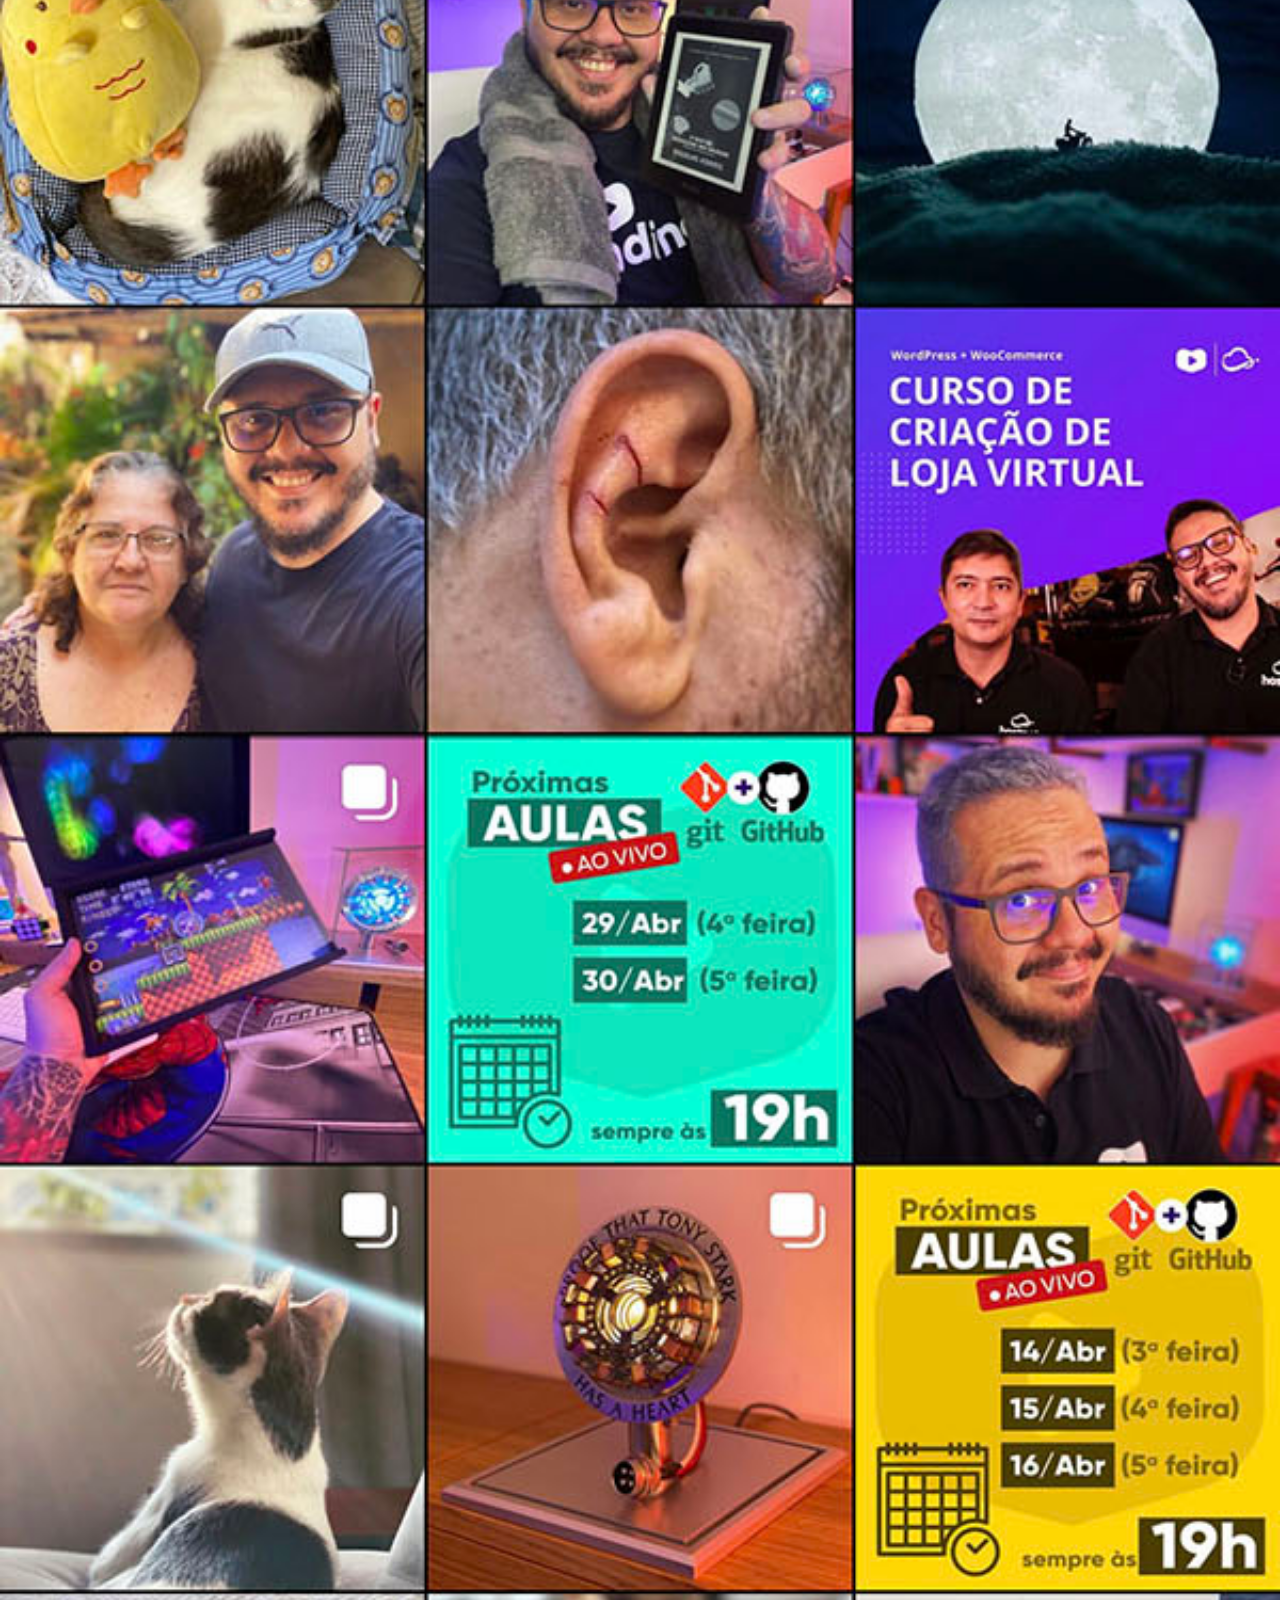
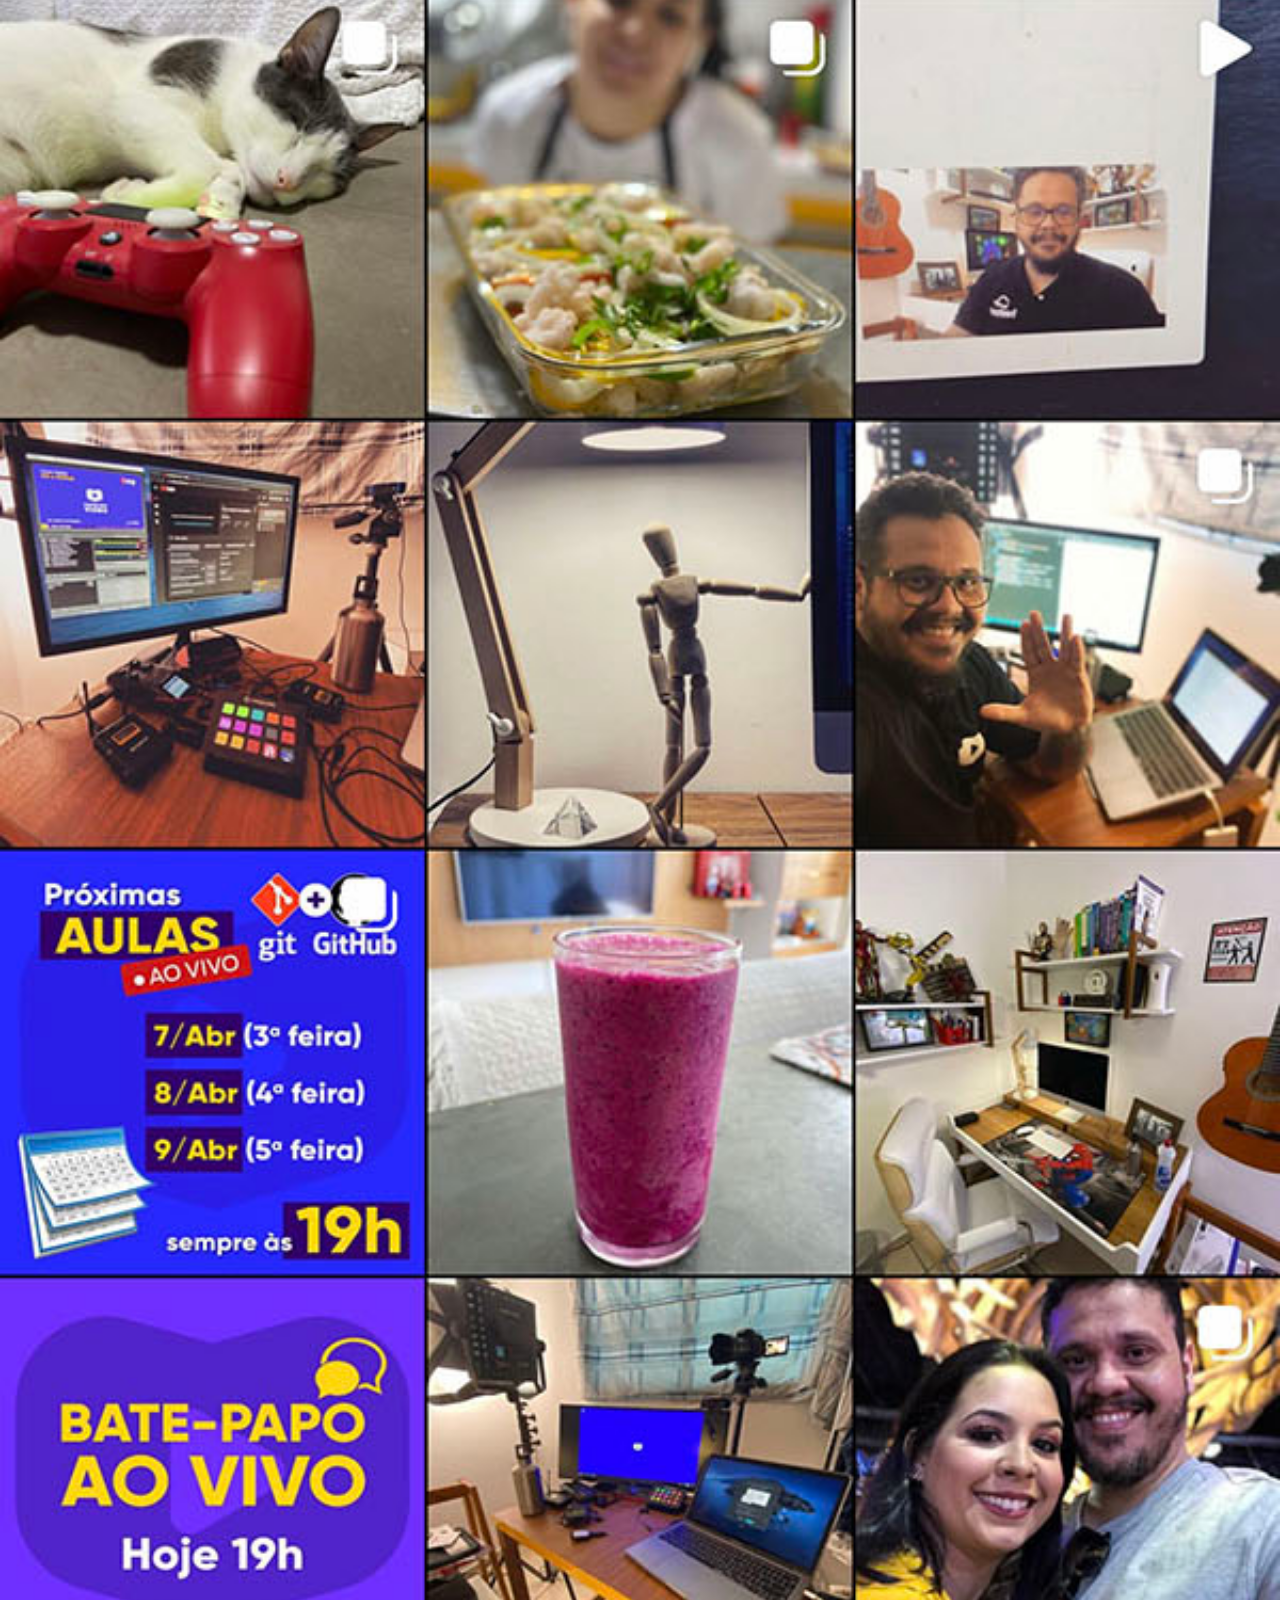
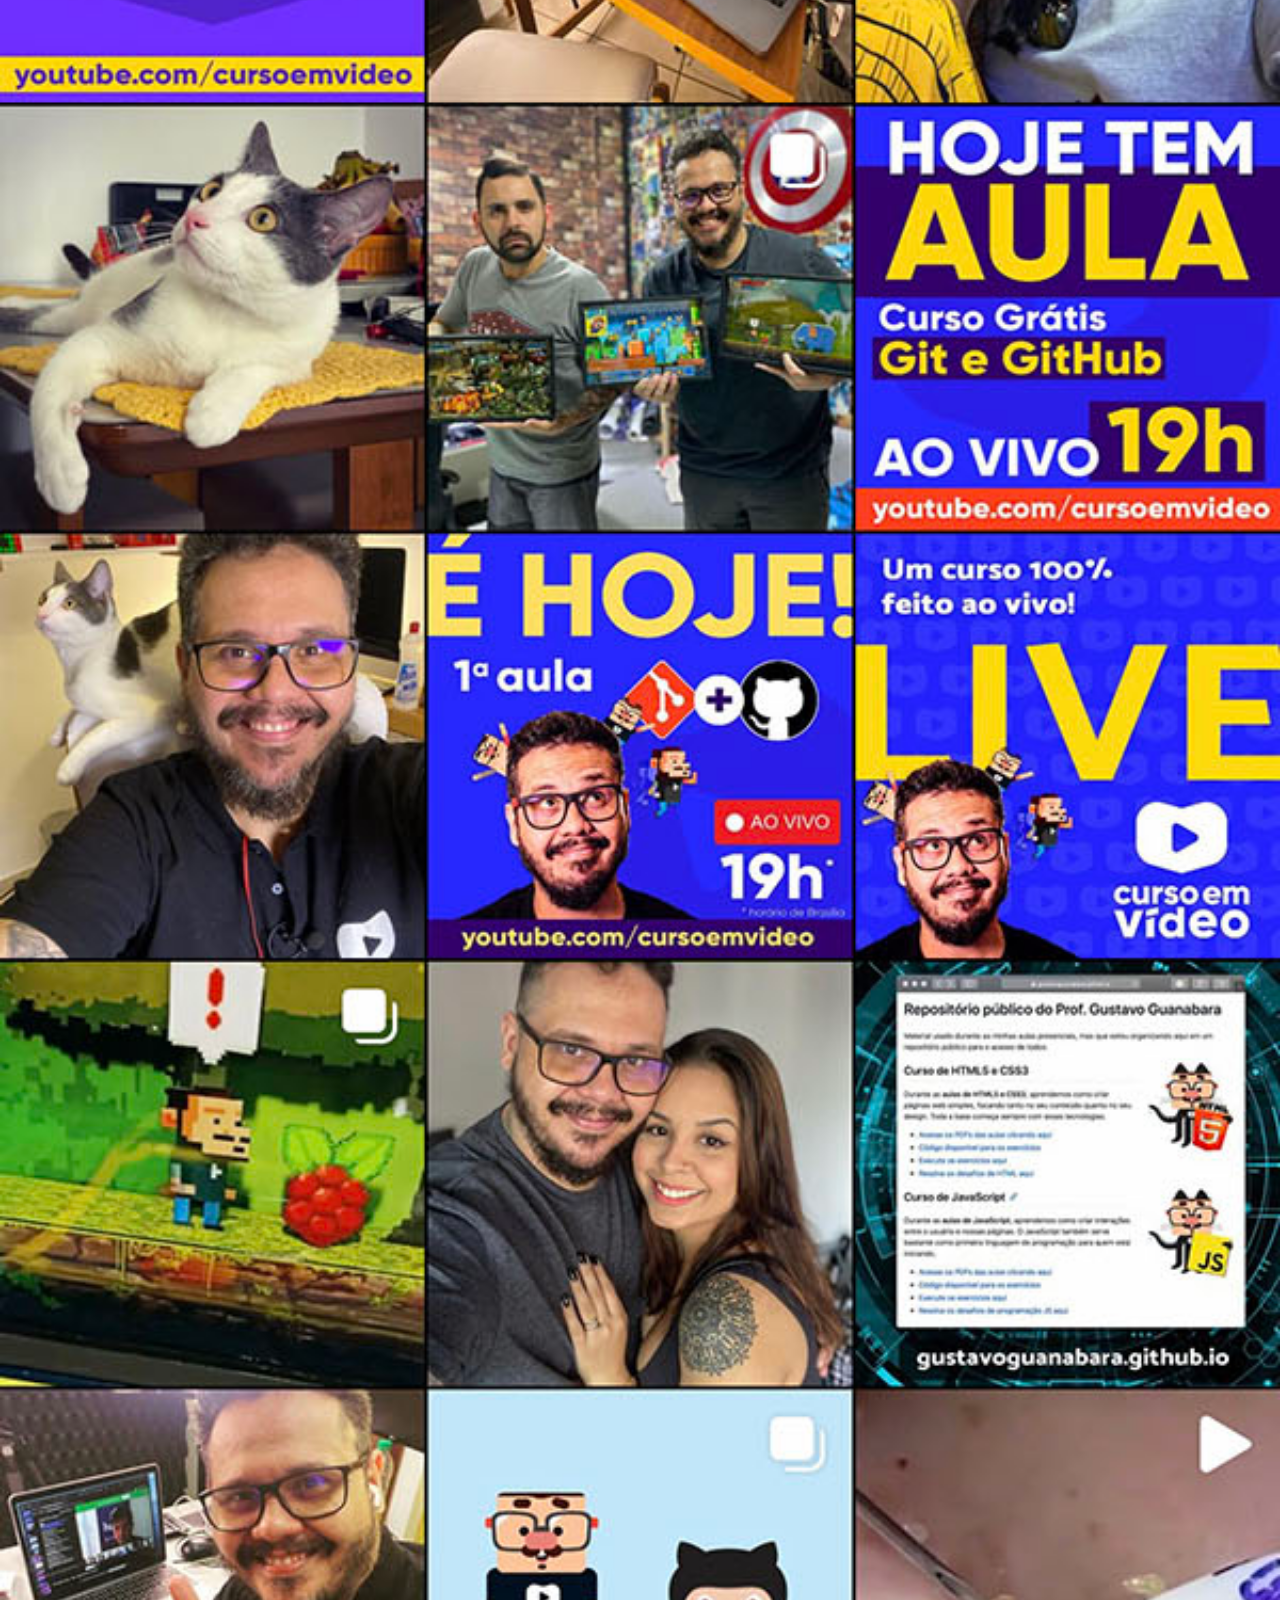
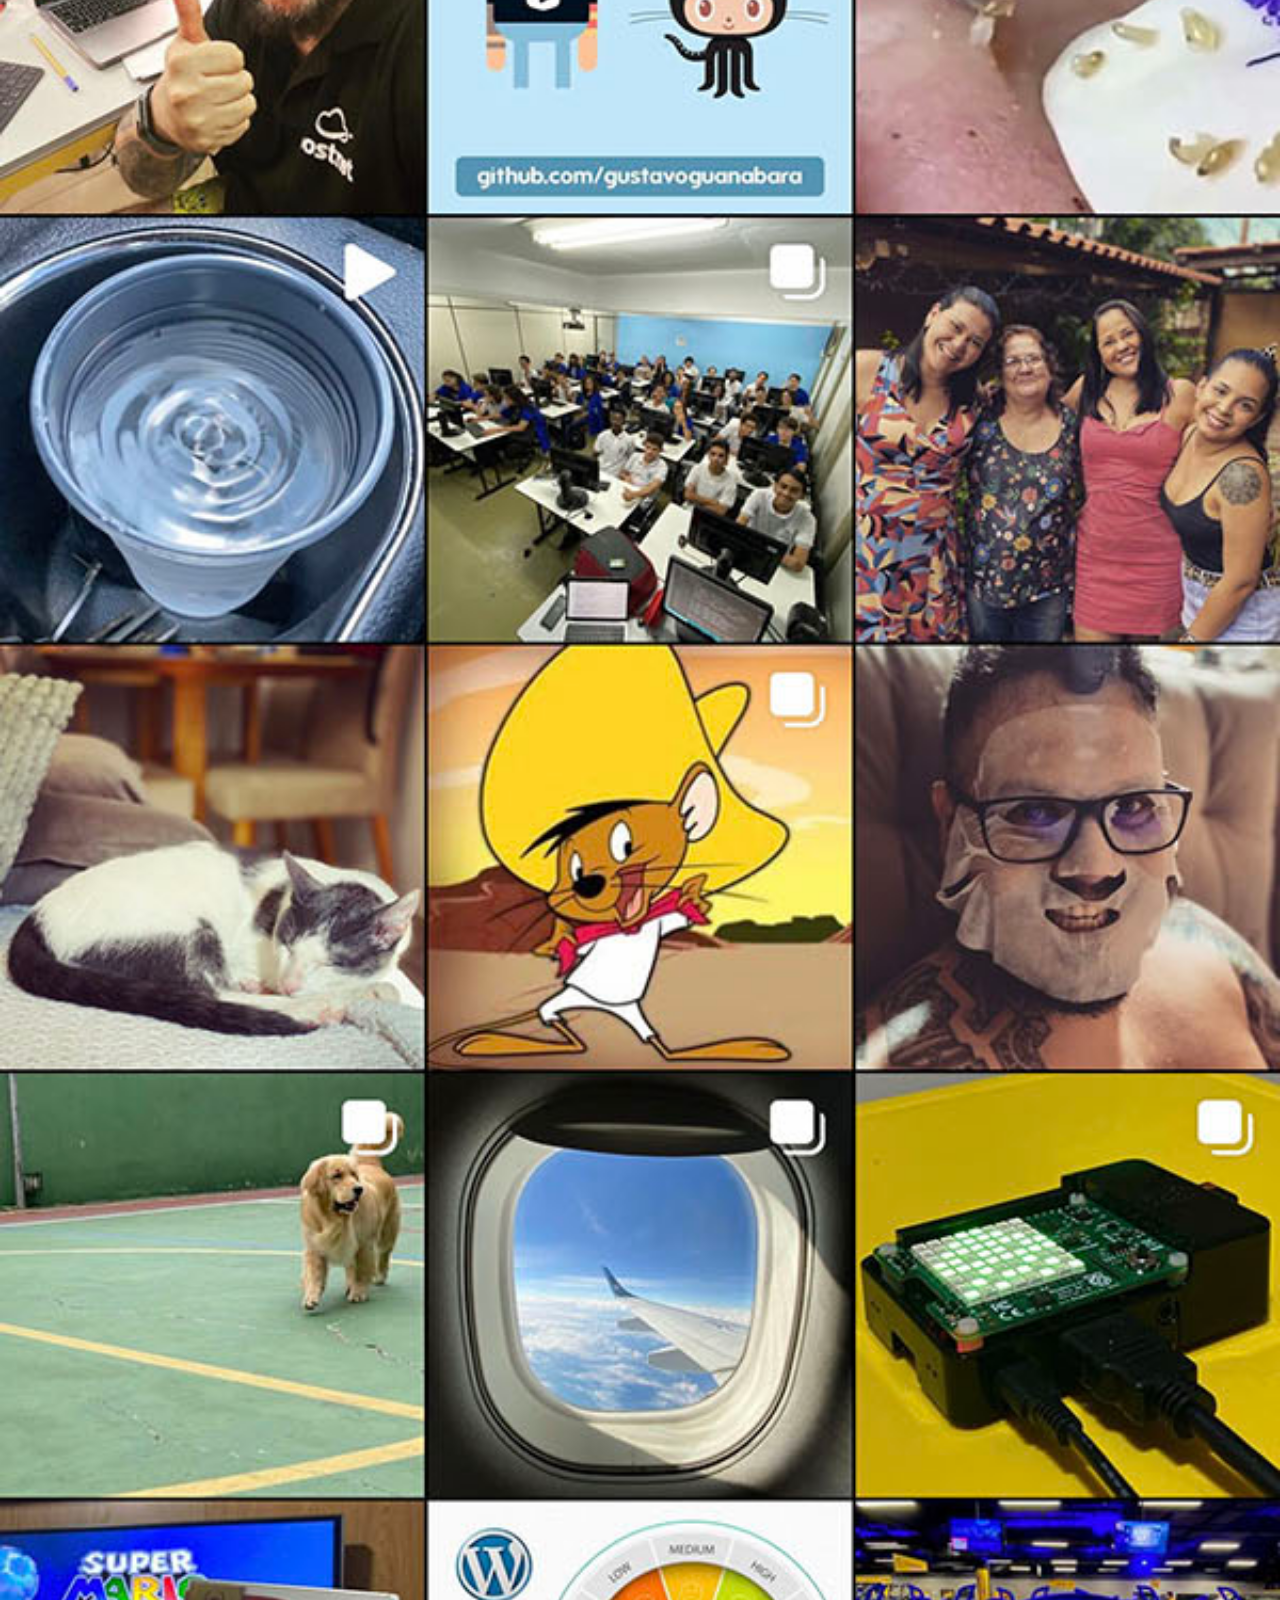
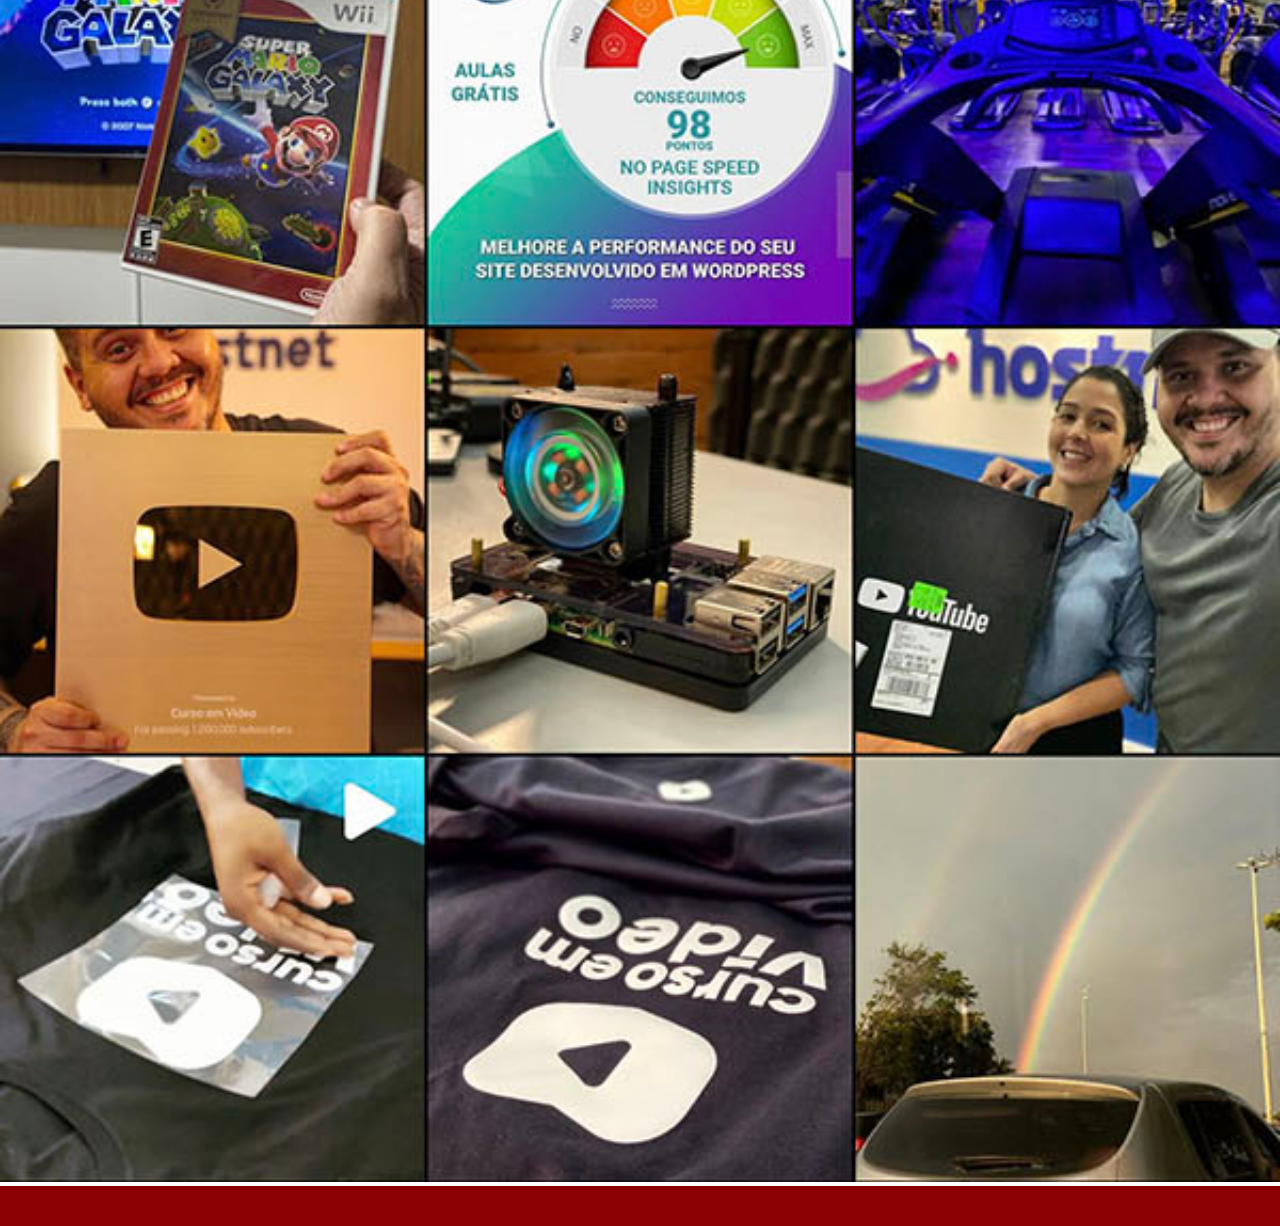
<file: instagram.html>
<!DOCTYPE html>
<html lang="pt-br">
<head>
    <meta charset="UTF-8">
    <meta name="viewport" content="width=device-width, initial-scale=1.0">
    <title>Instagram</title>
    <link rel="stylesheet" href="estilos/social.css">
</head>
<body>
    <img src="imagens/tela-instagram.jpg" alt="Instagram">
    <a href="https://www.instagram.com/gustavoguanabara" target="_blank"></a>
</body>
</html>
</file>
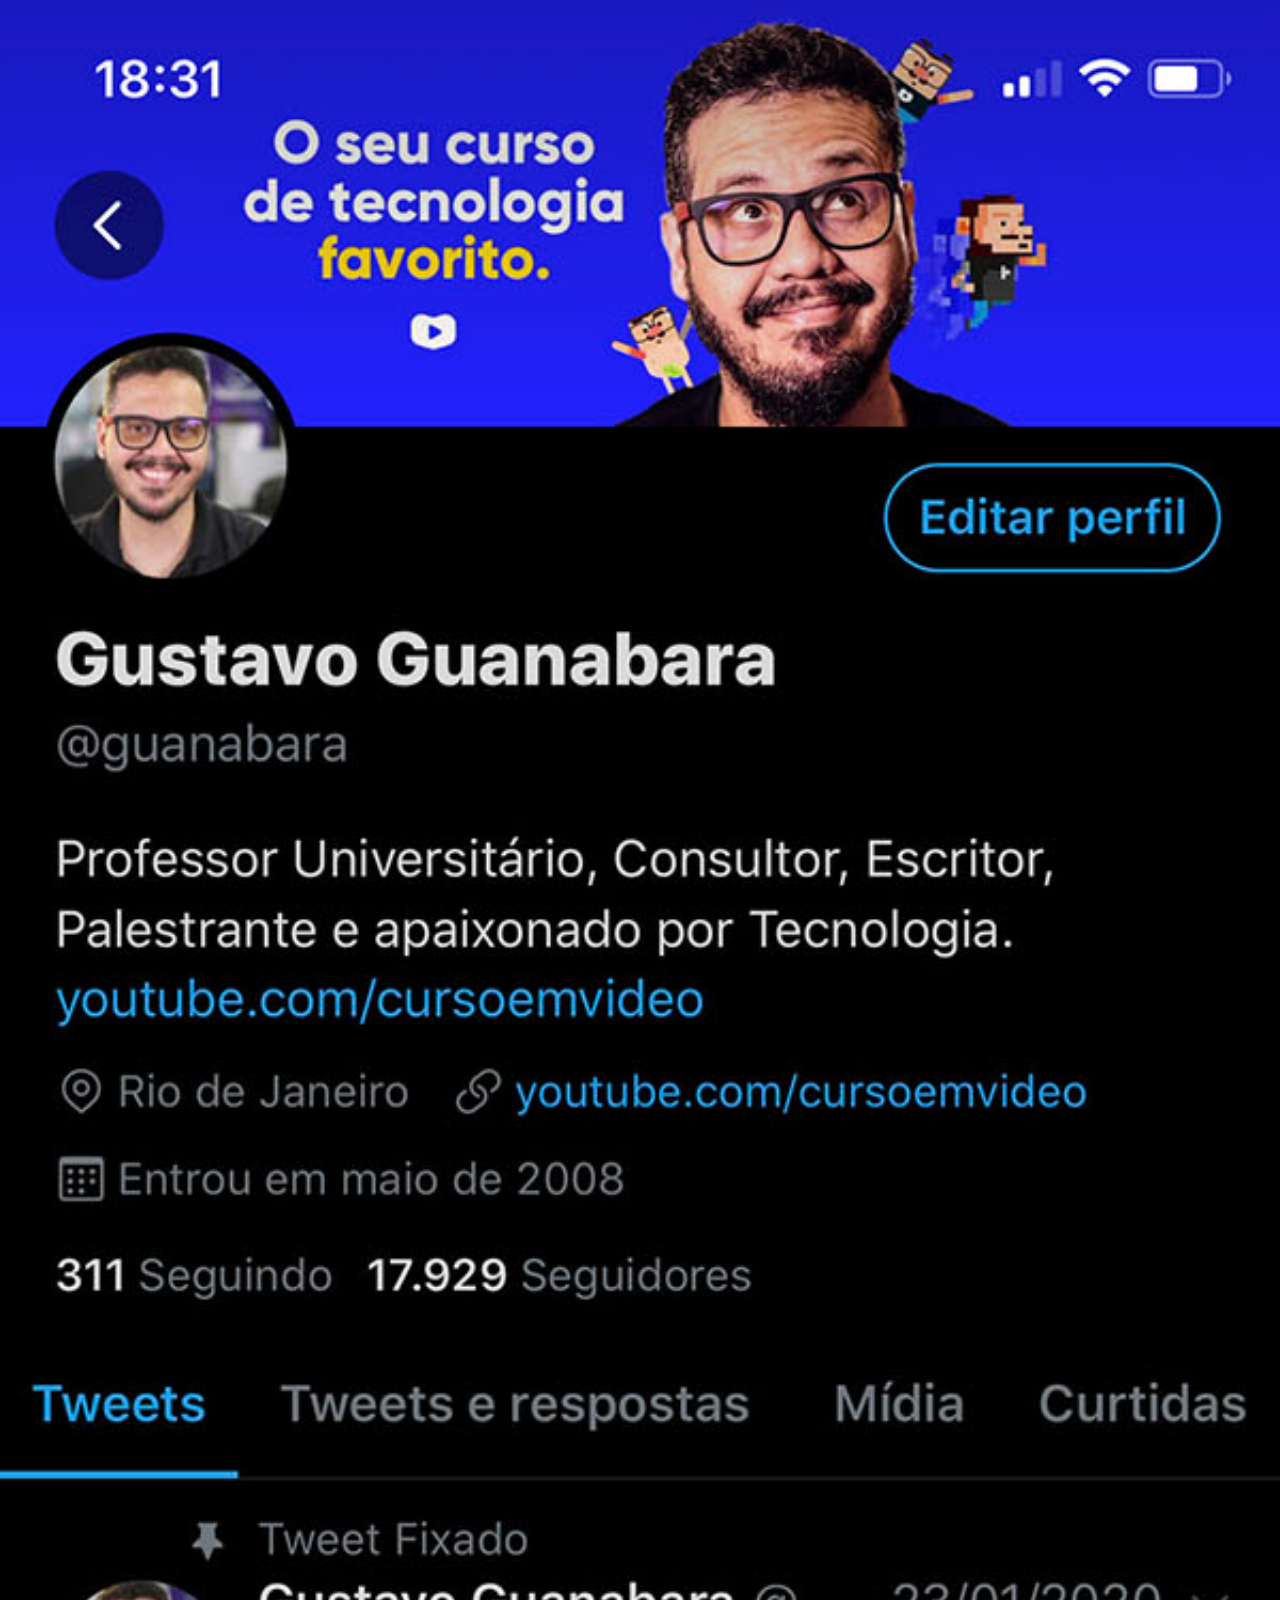
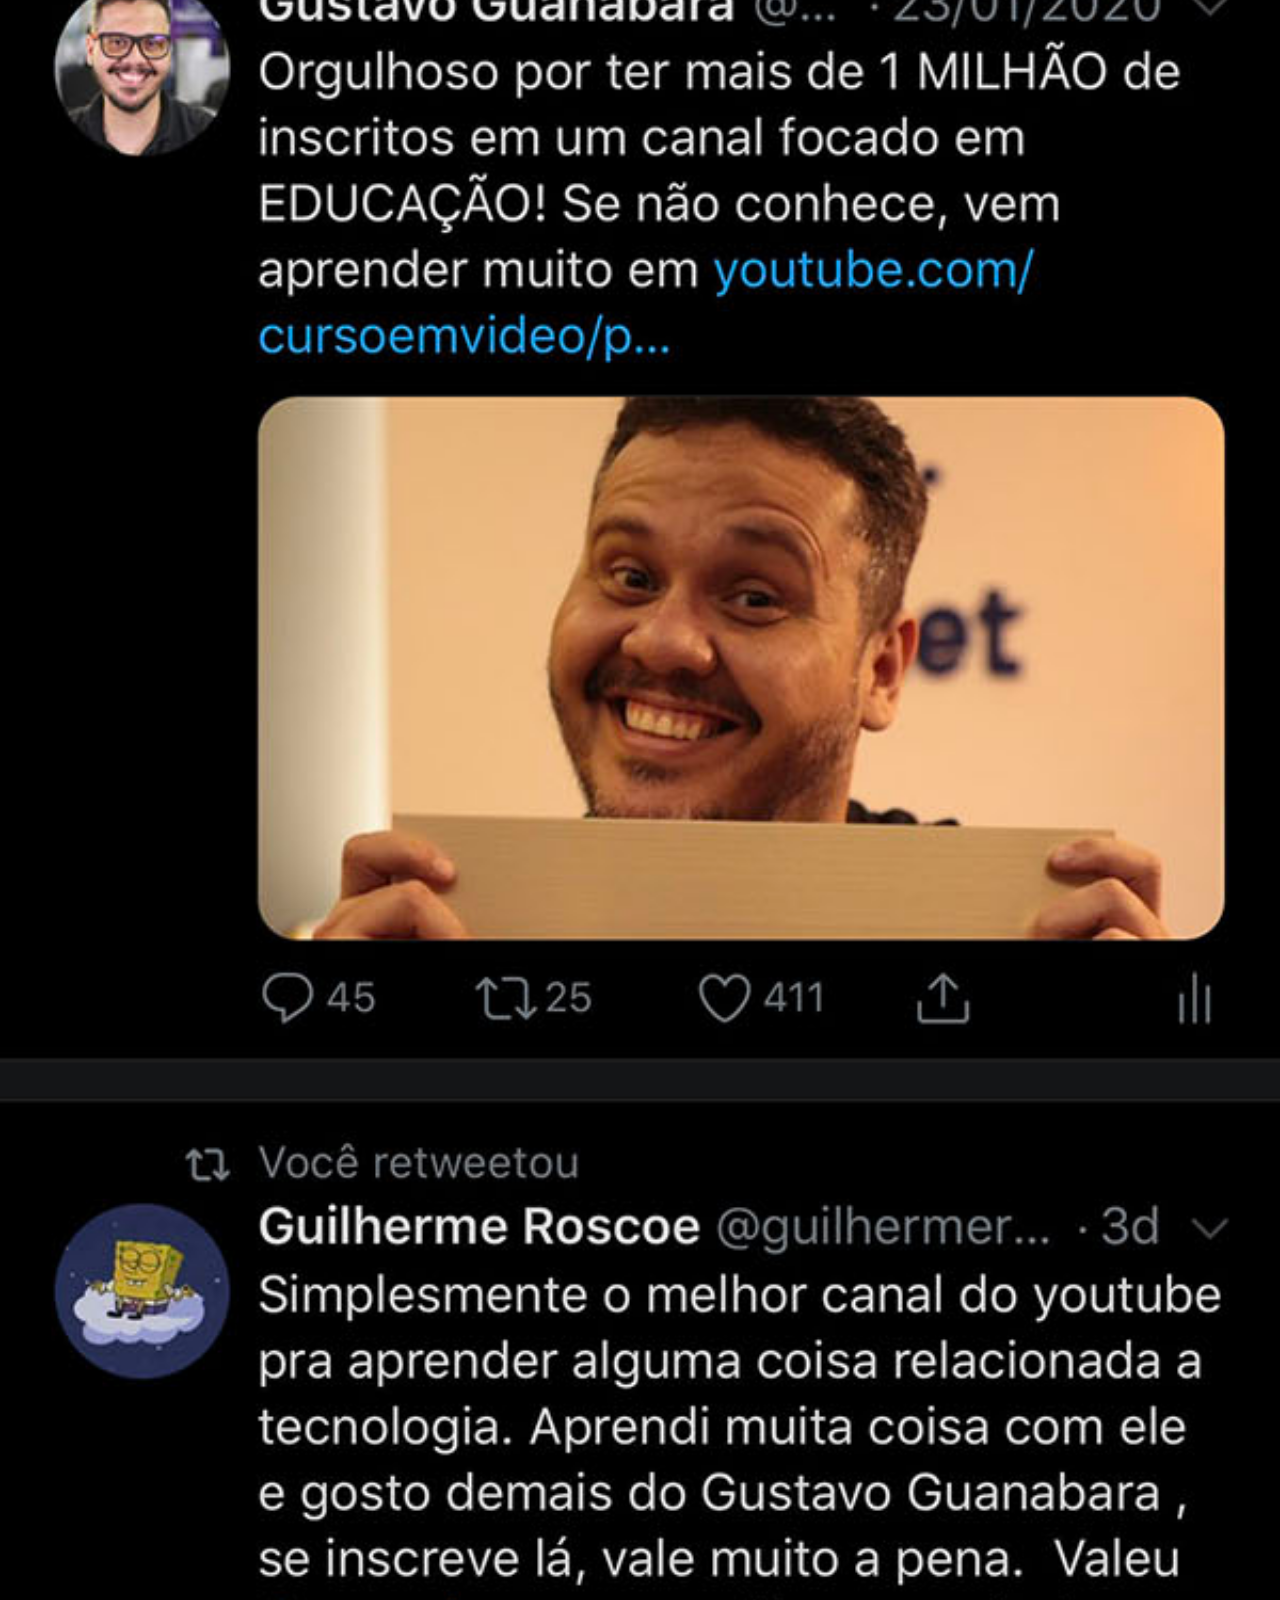
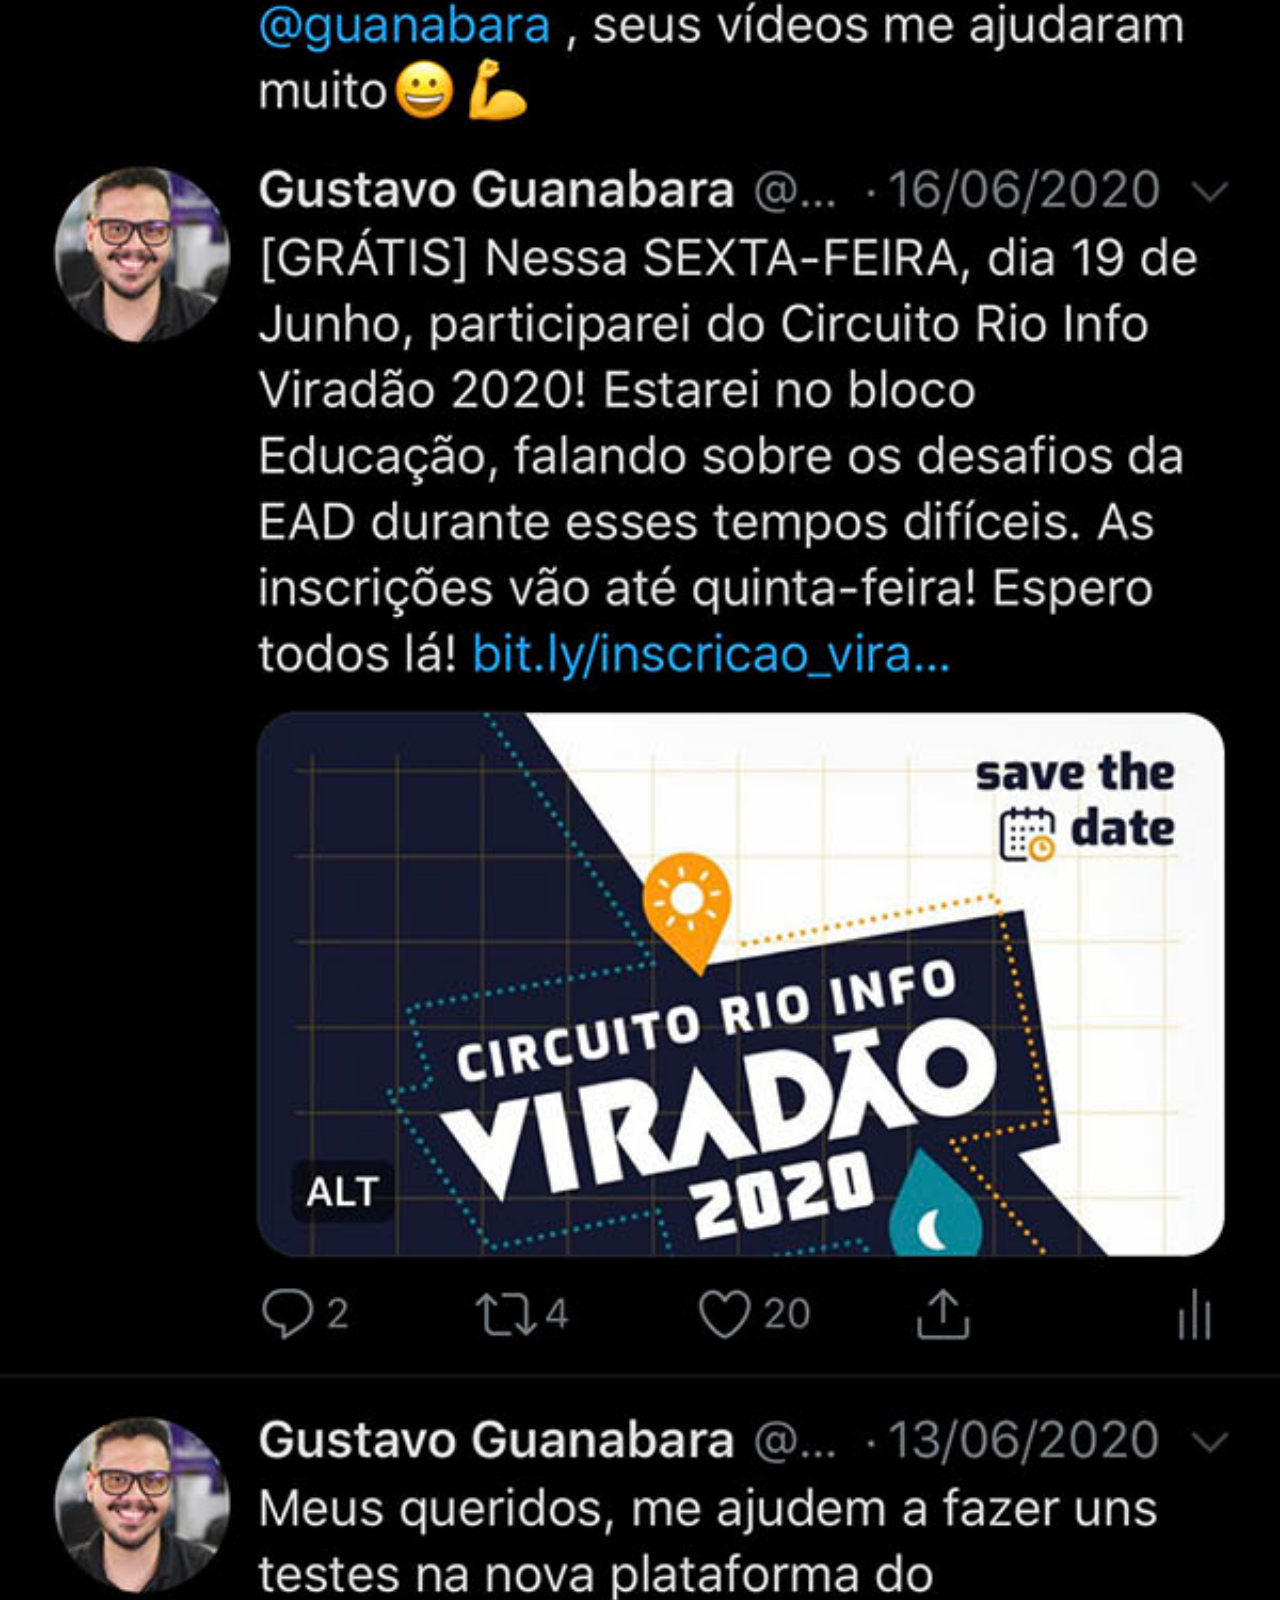
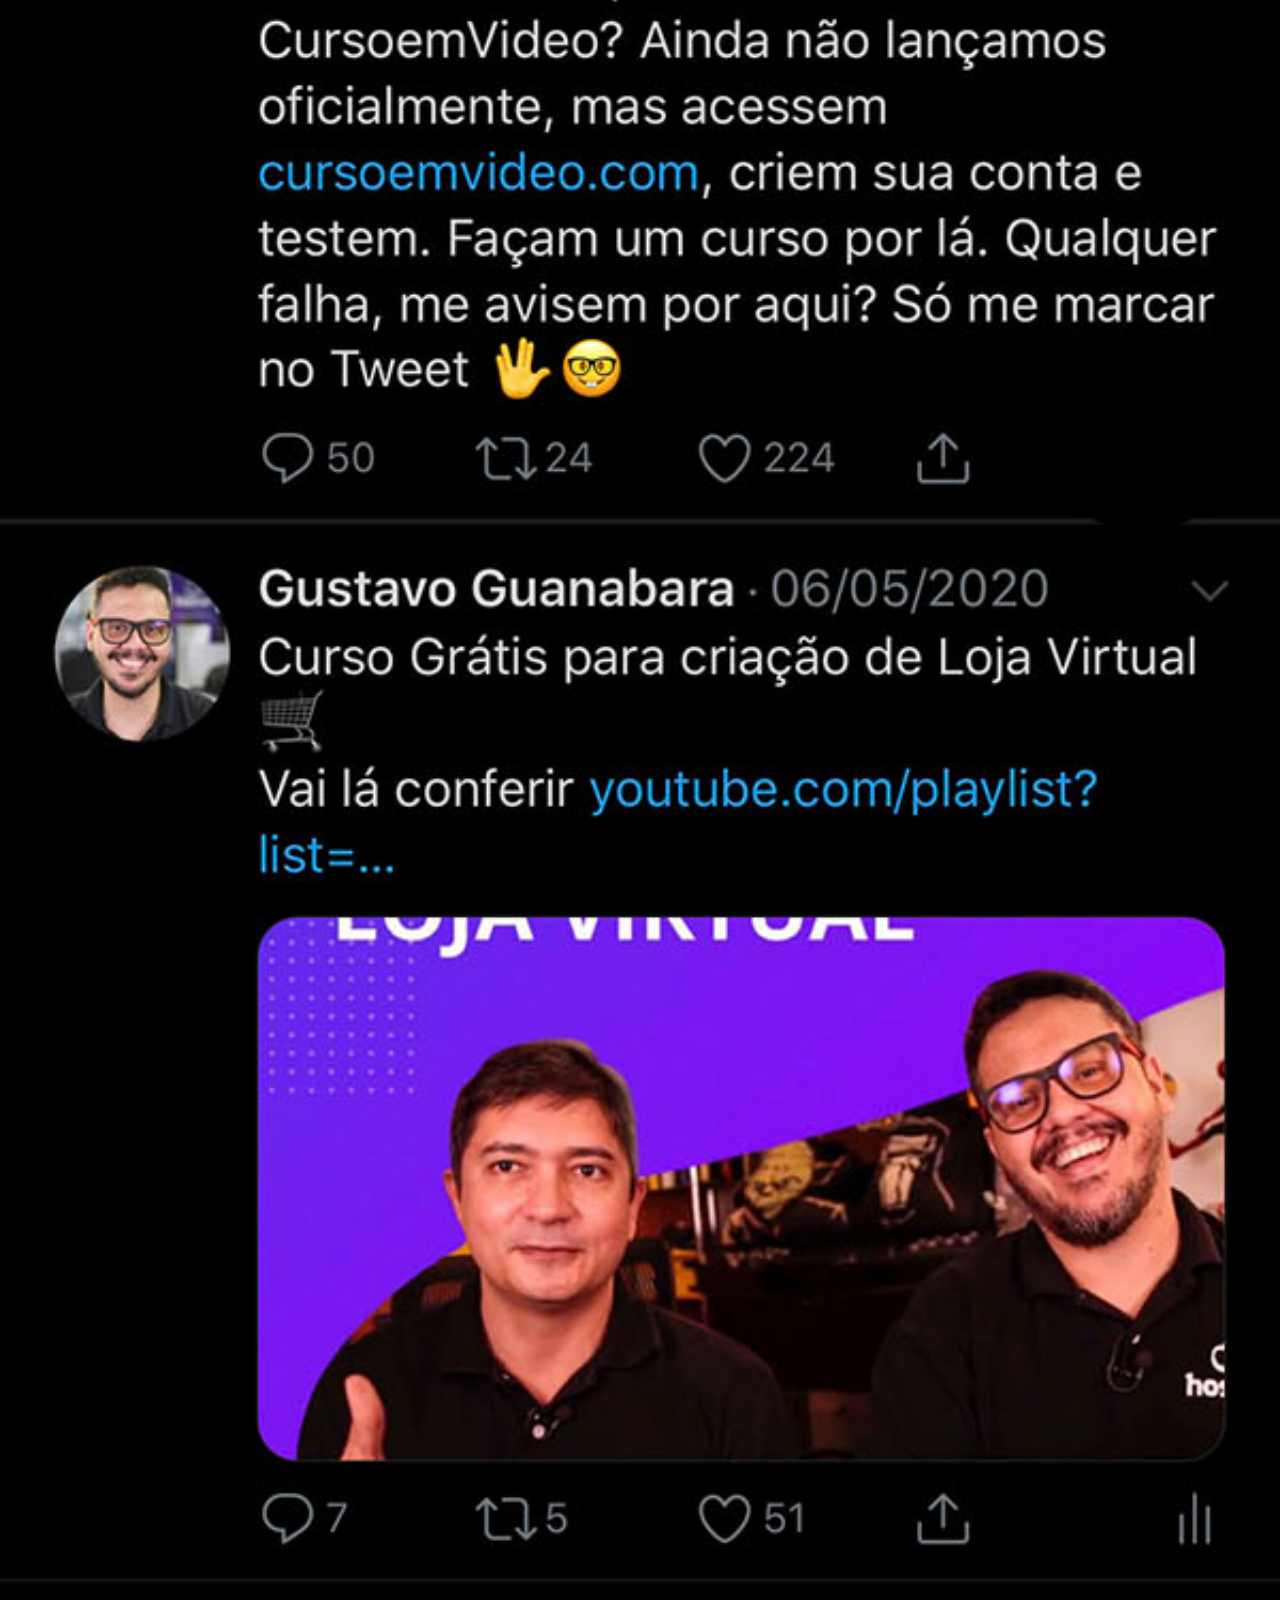
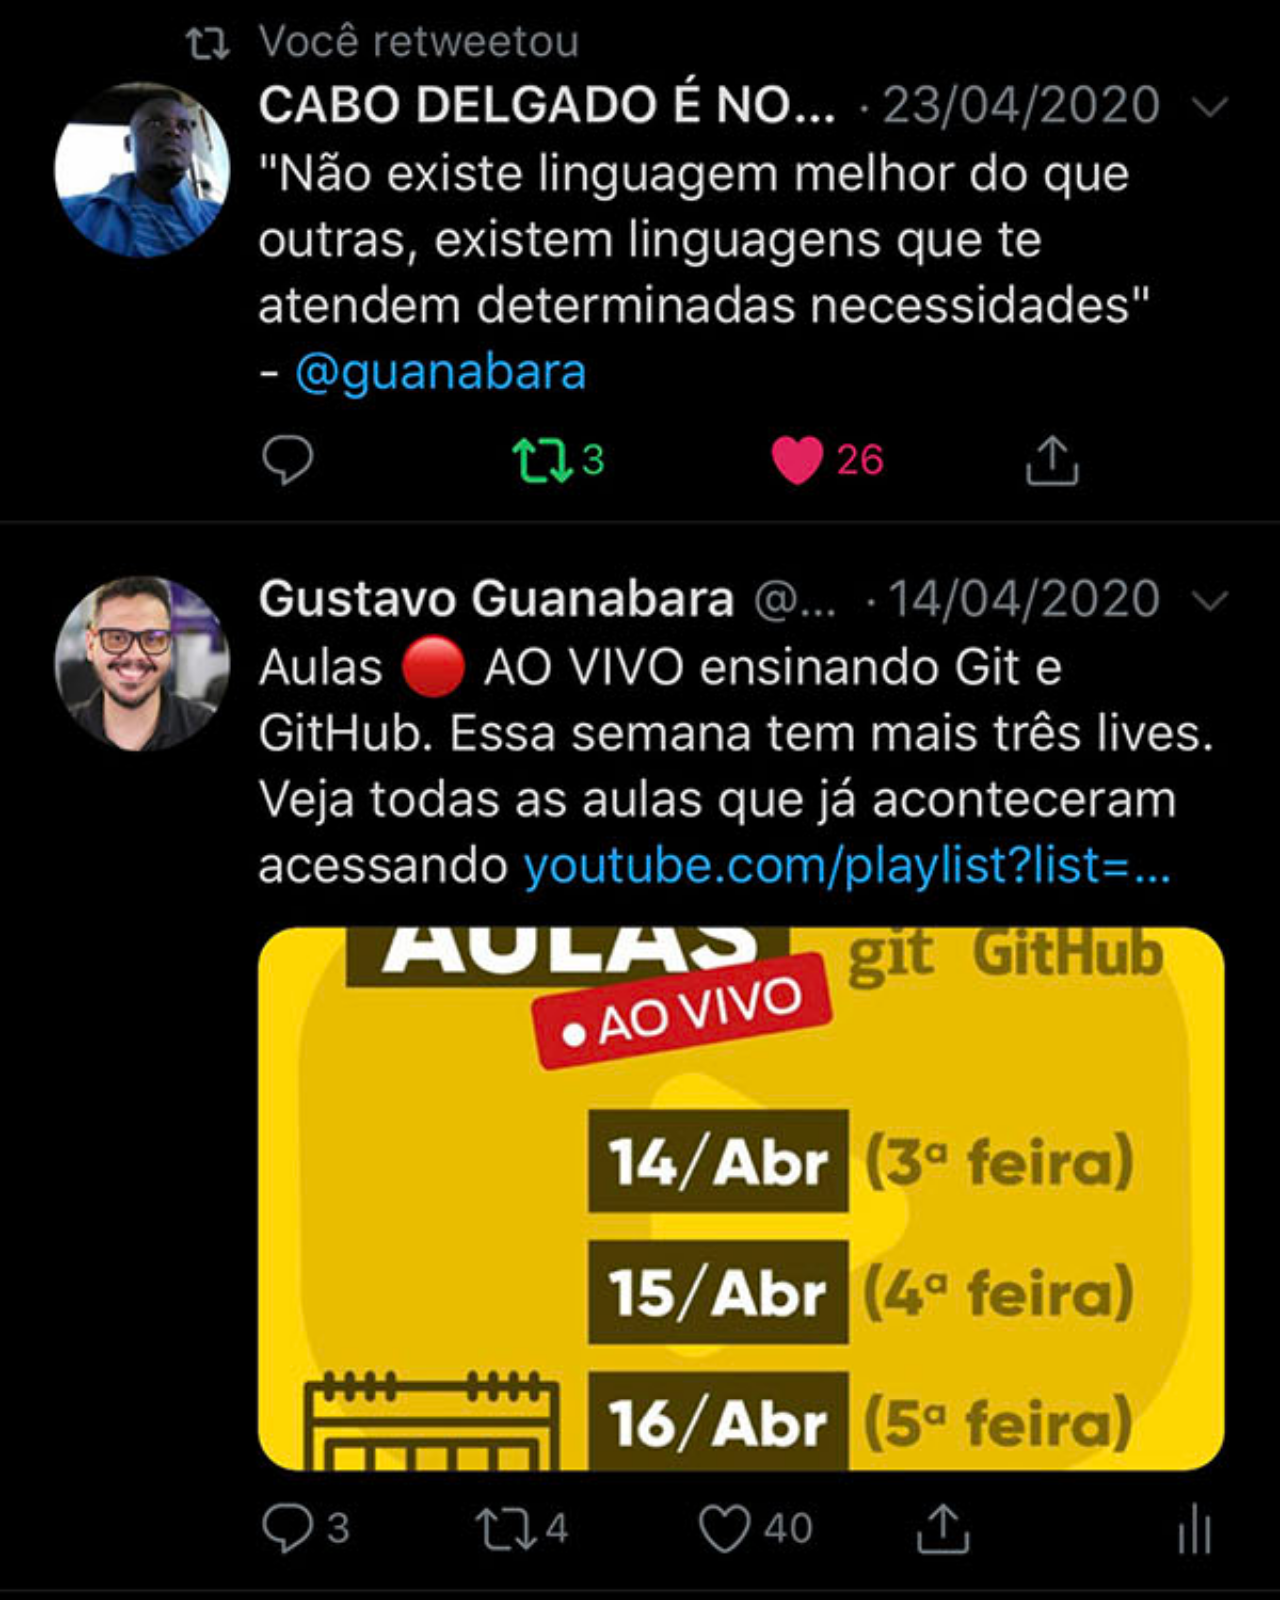
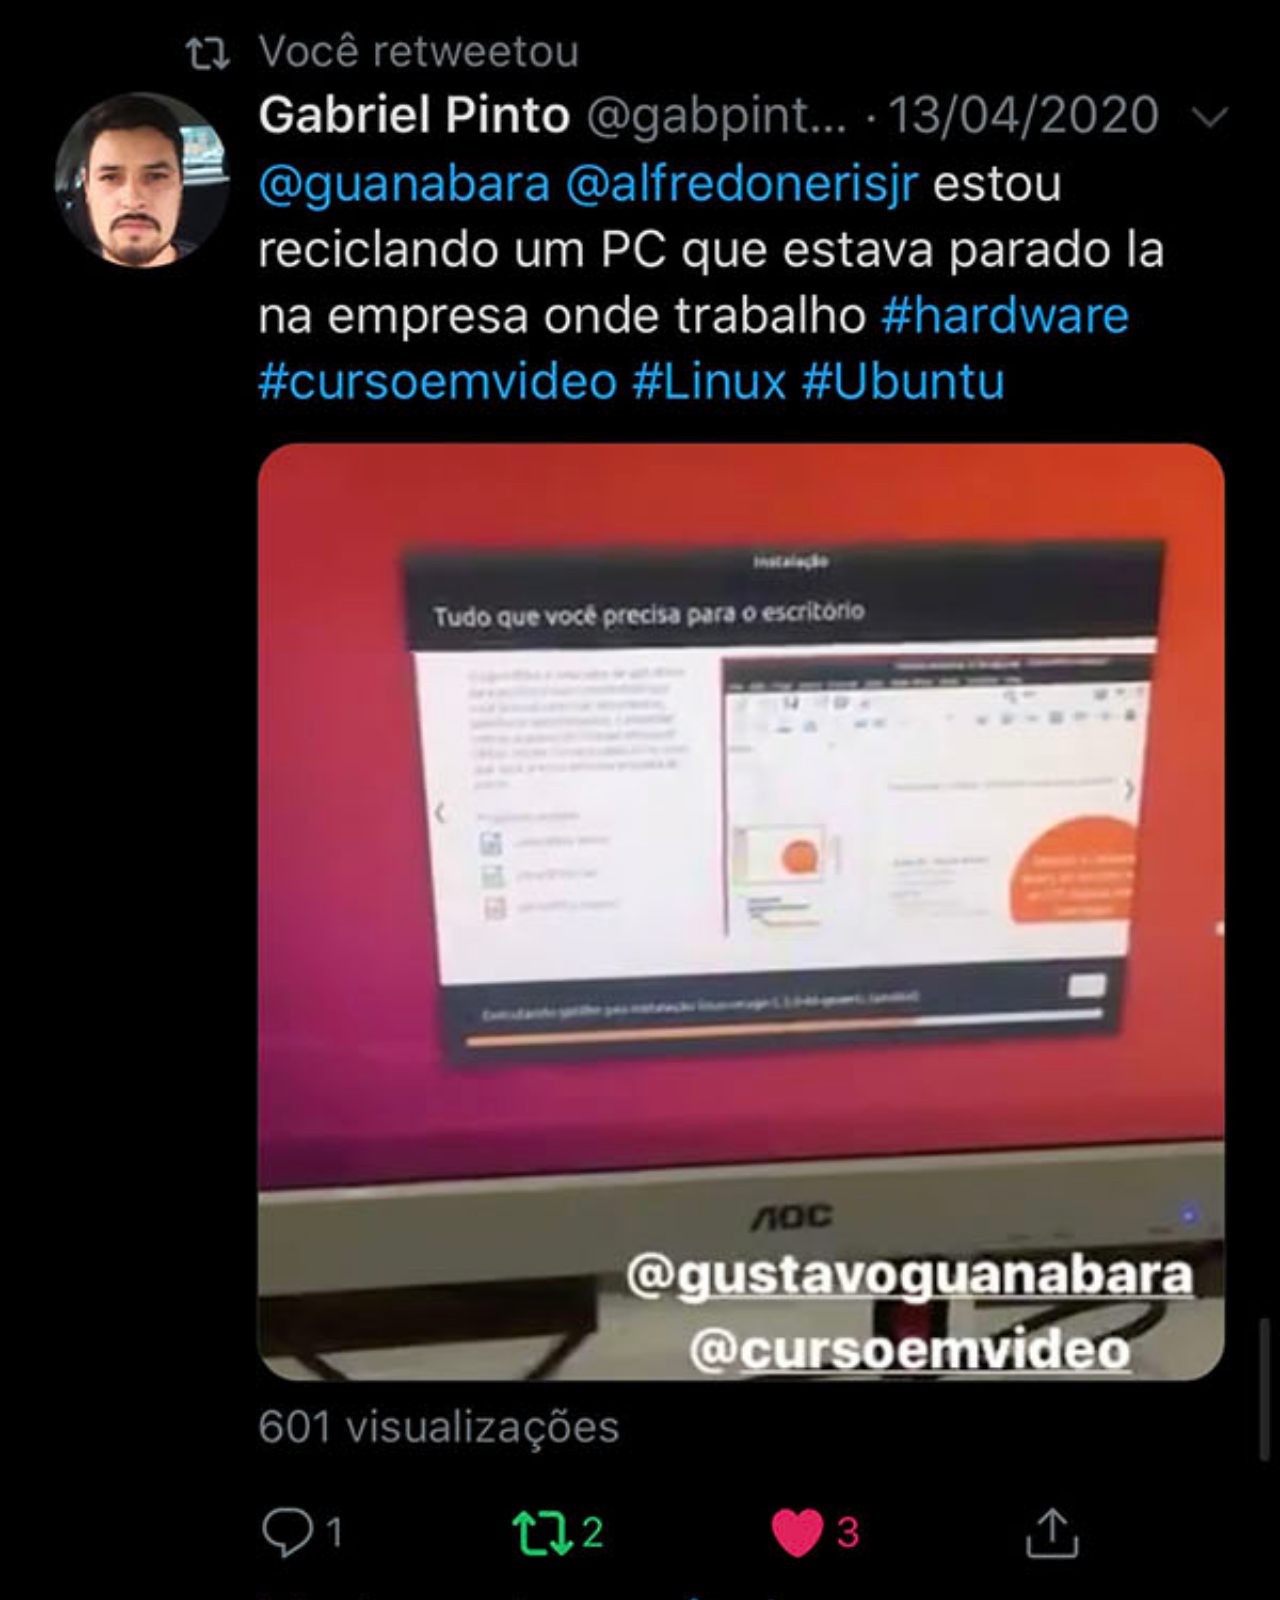
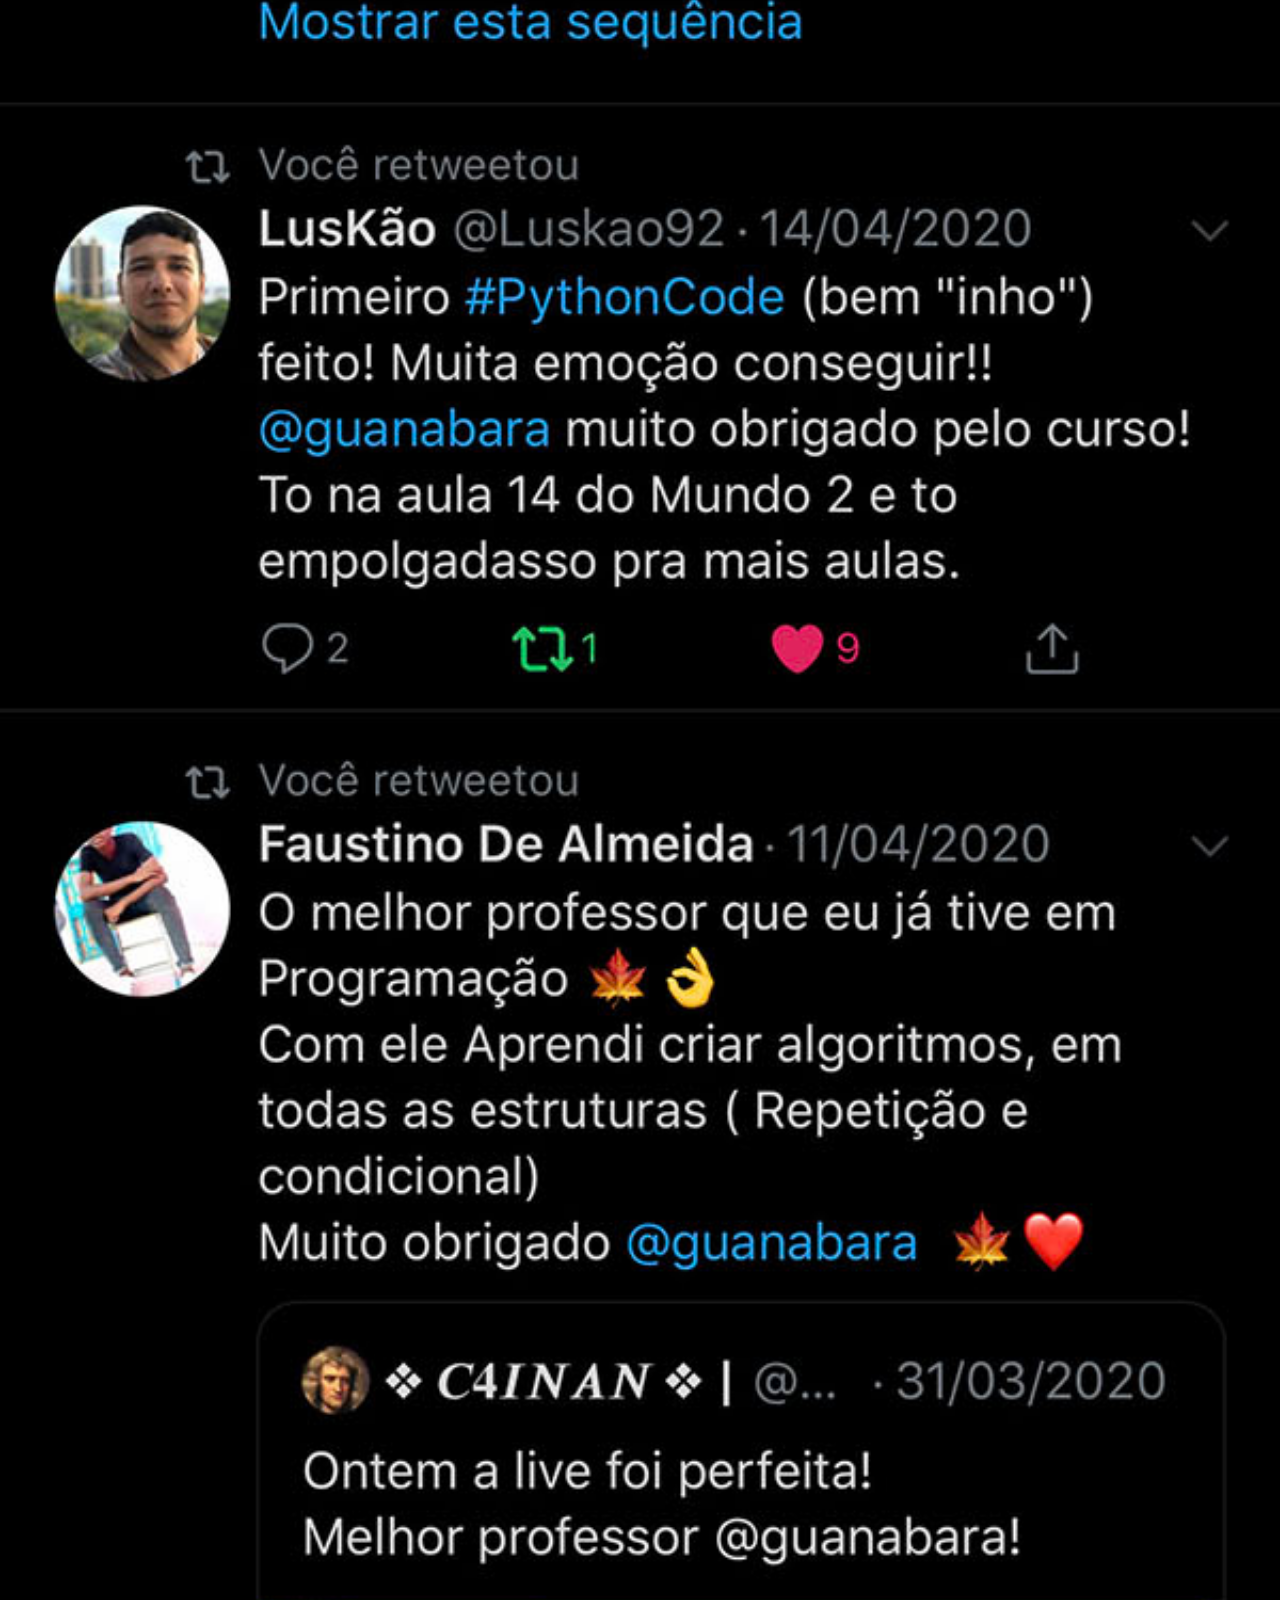
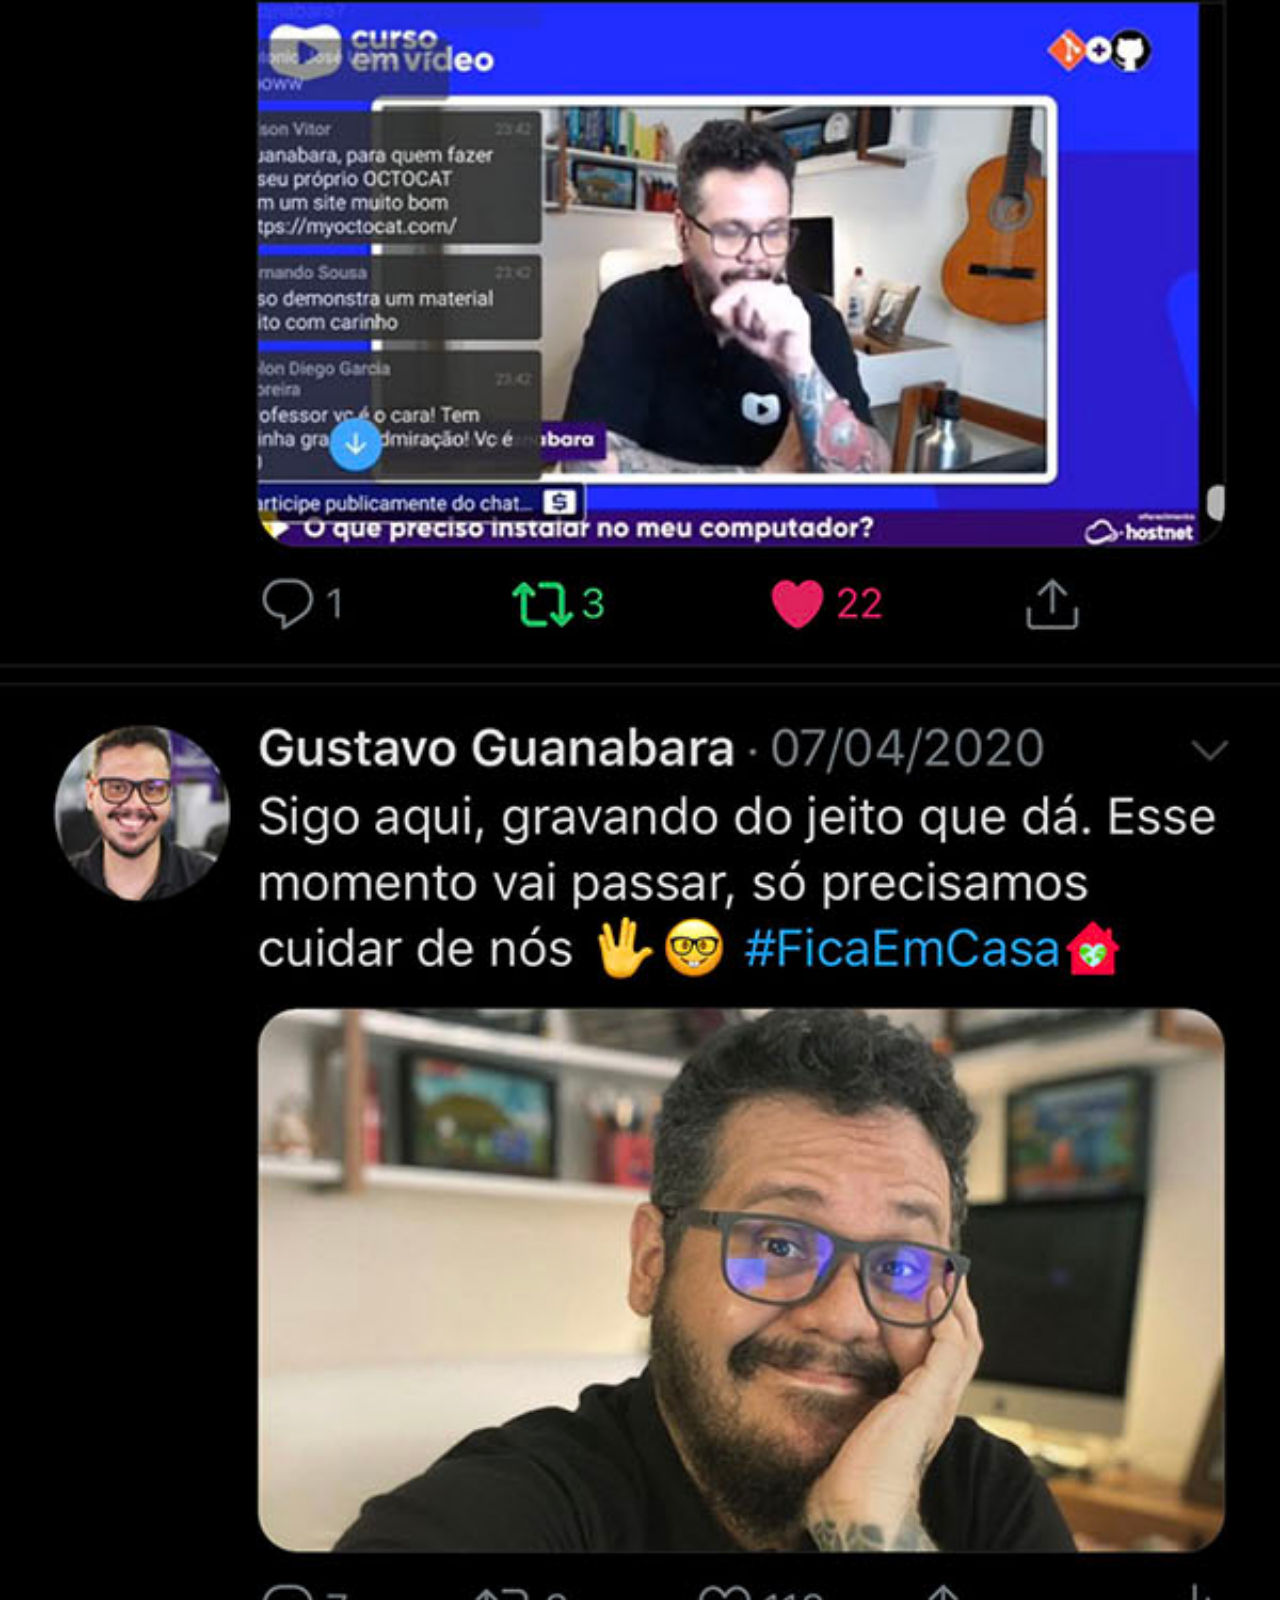
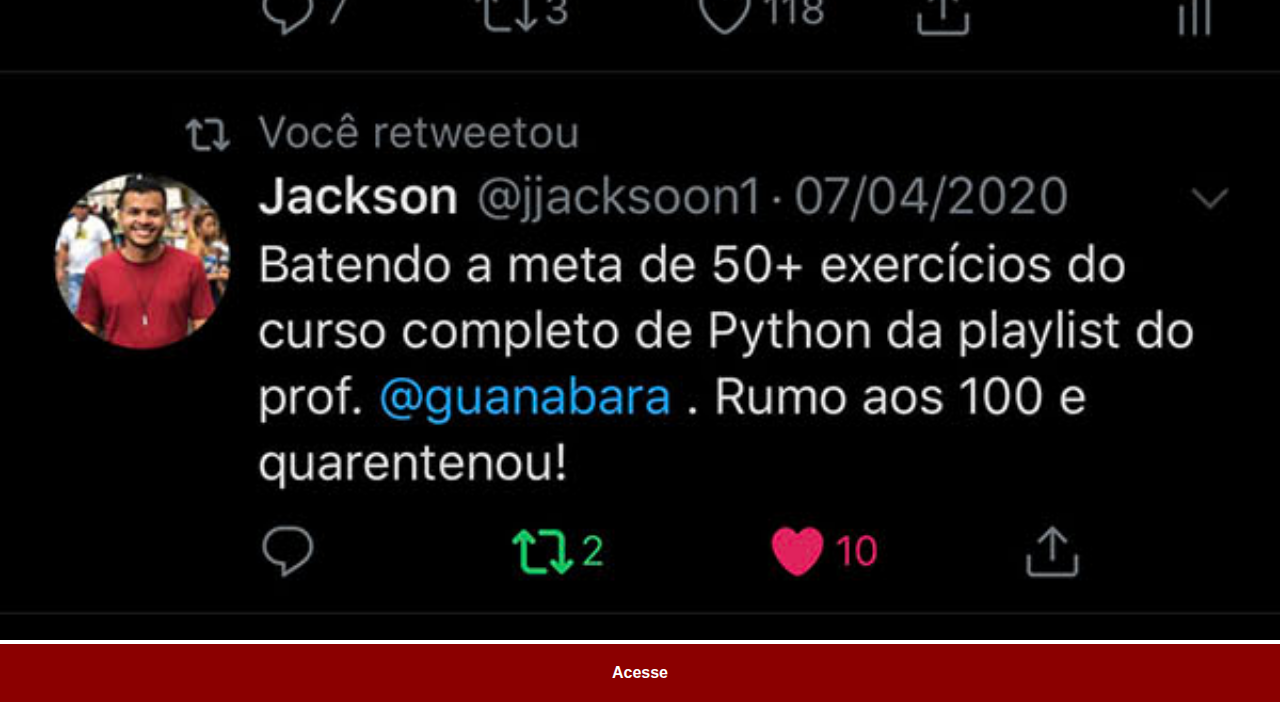
<file: twitter.html>
<!DOCTYPE html>
<html lang="pt-br">
<head>
    <meta charset="UTF-8">
    <meta name="viewport" content="width=device-width, initial-scale=1.0">
    <title>Twitter</title>
    <link rel="stylesheet" href="estilos/social.css">
</head>
<body>
    <img src="imagens/tela-twitter.jpg" alt="Twitter">
    <a href="https://twitter.com/tancredopereira" target="_blank">Acesse</a>
    
</body>
</html>
</file>
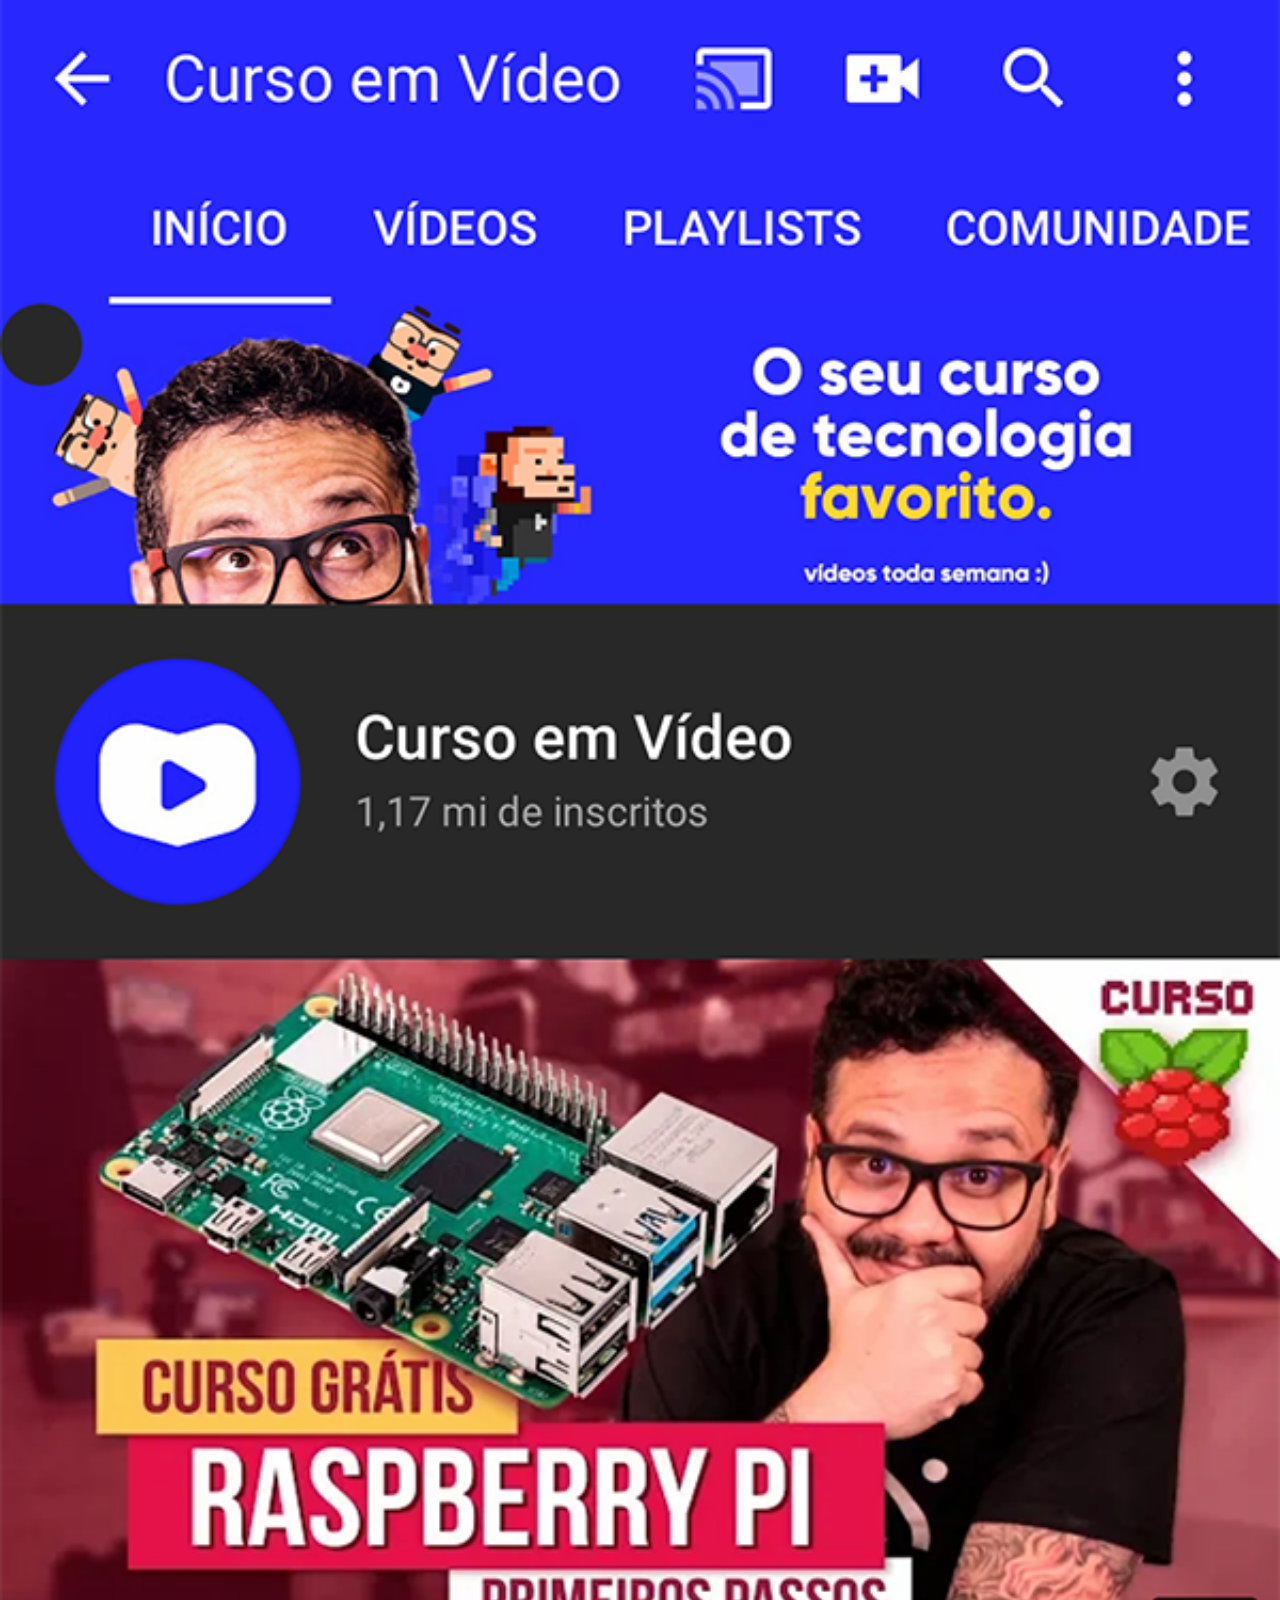
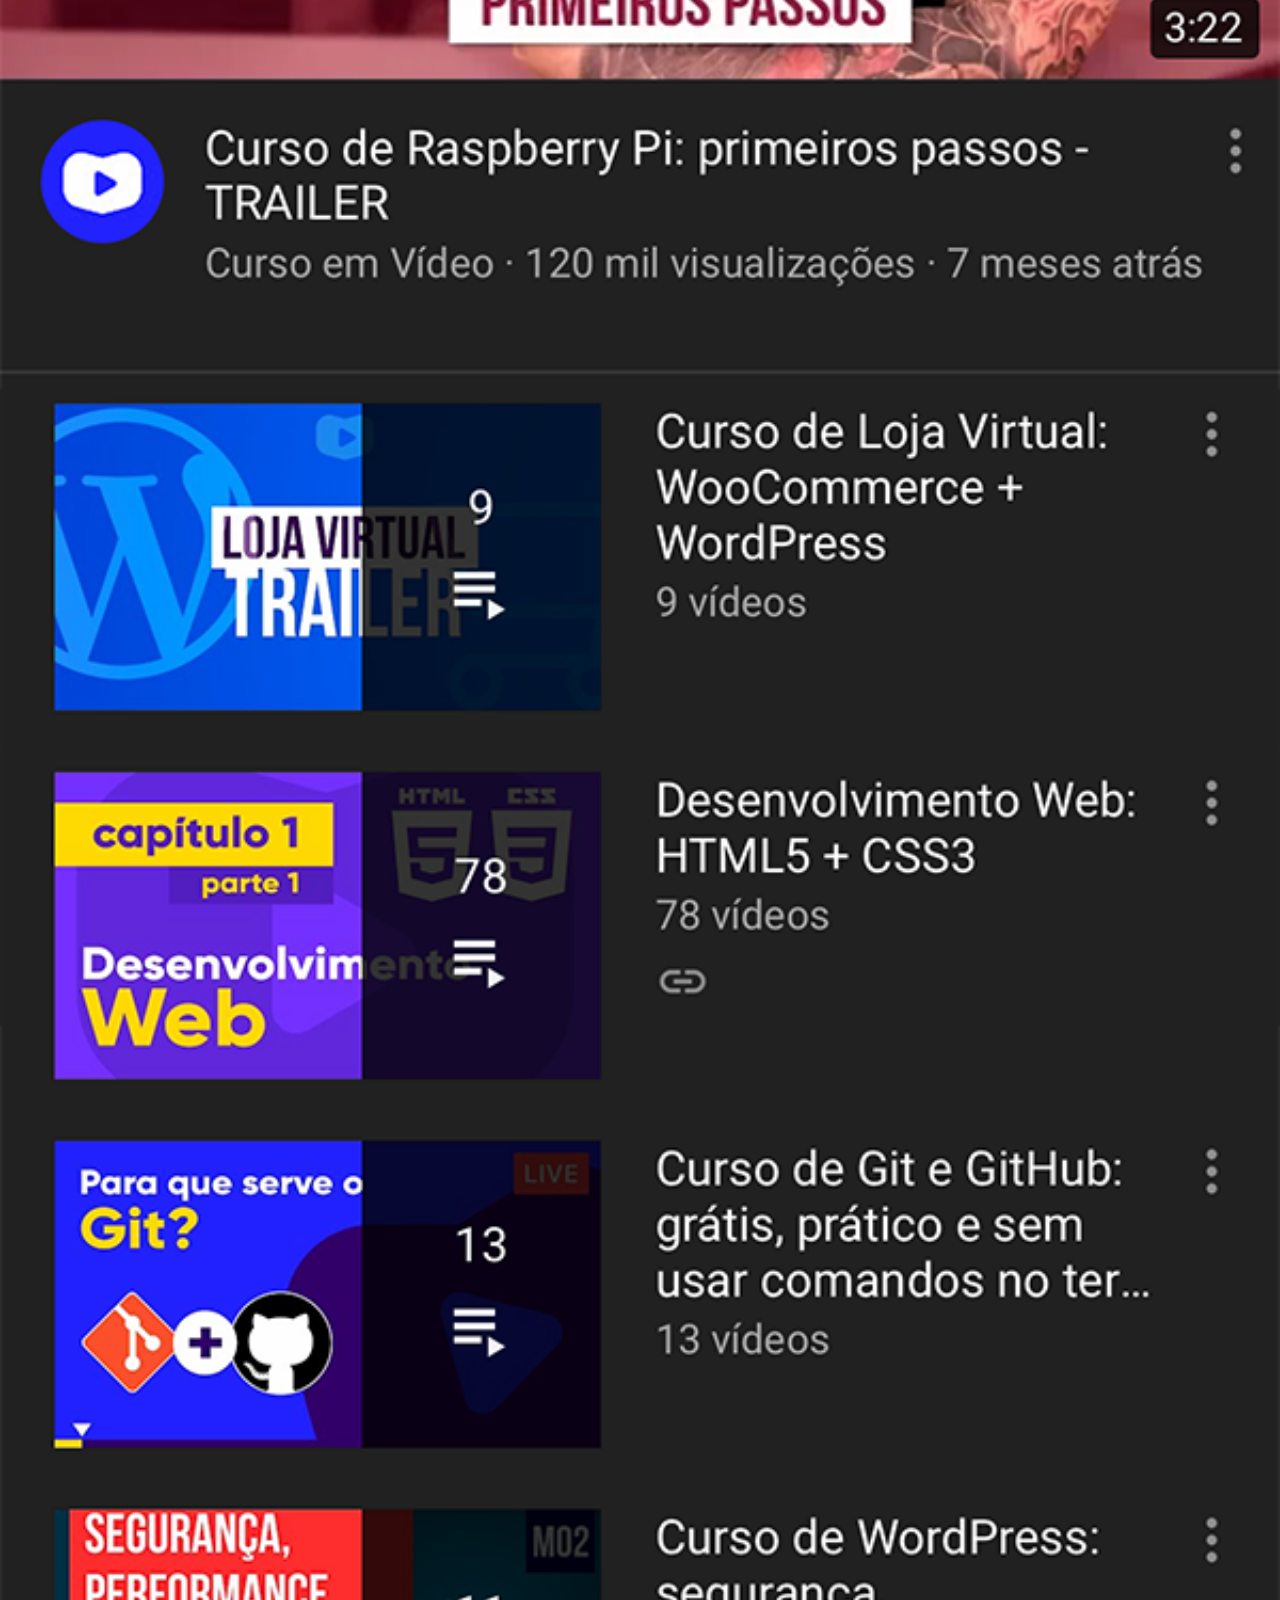
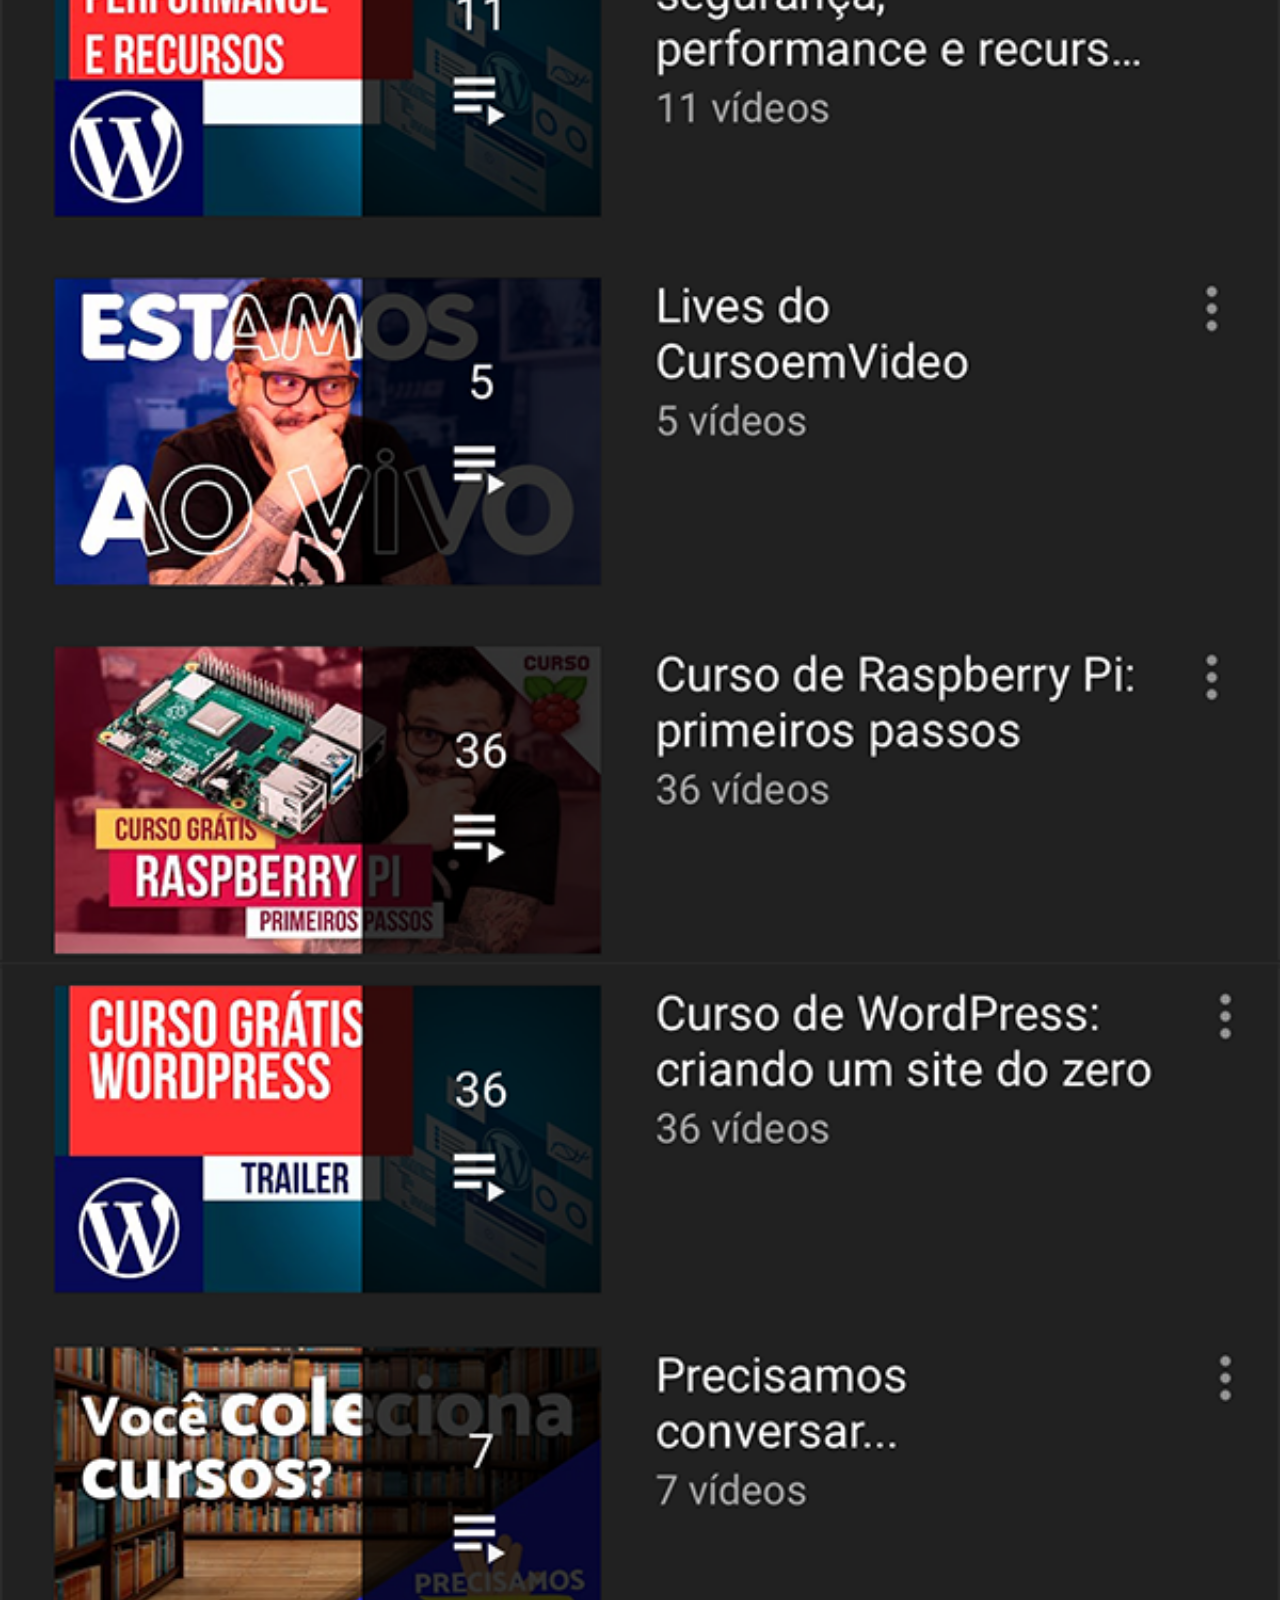
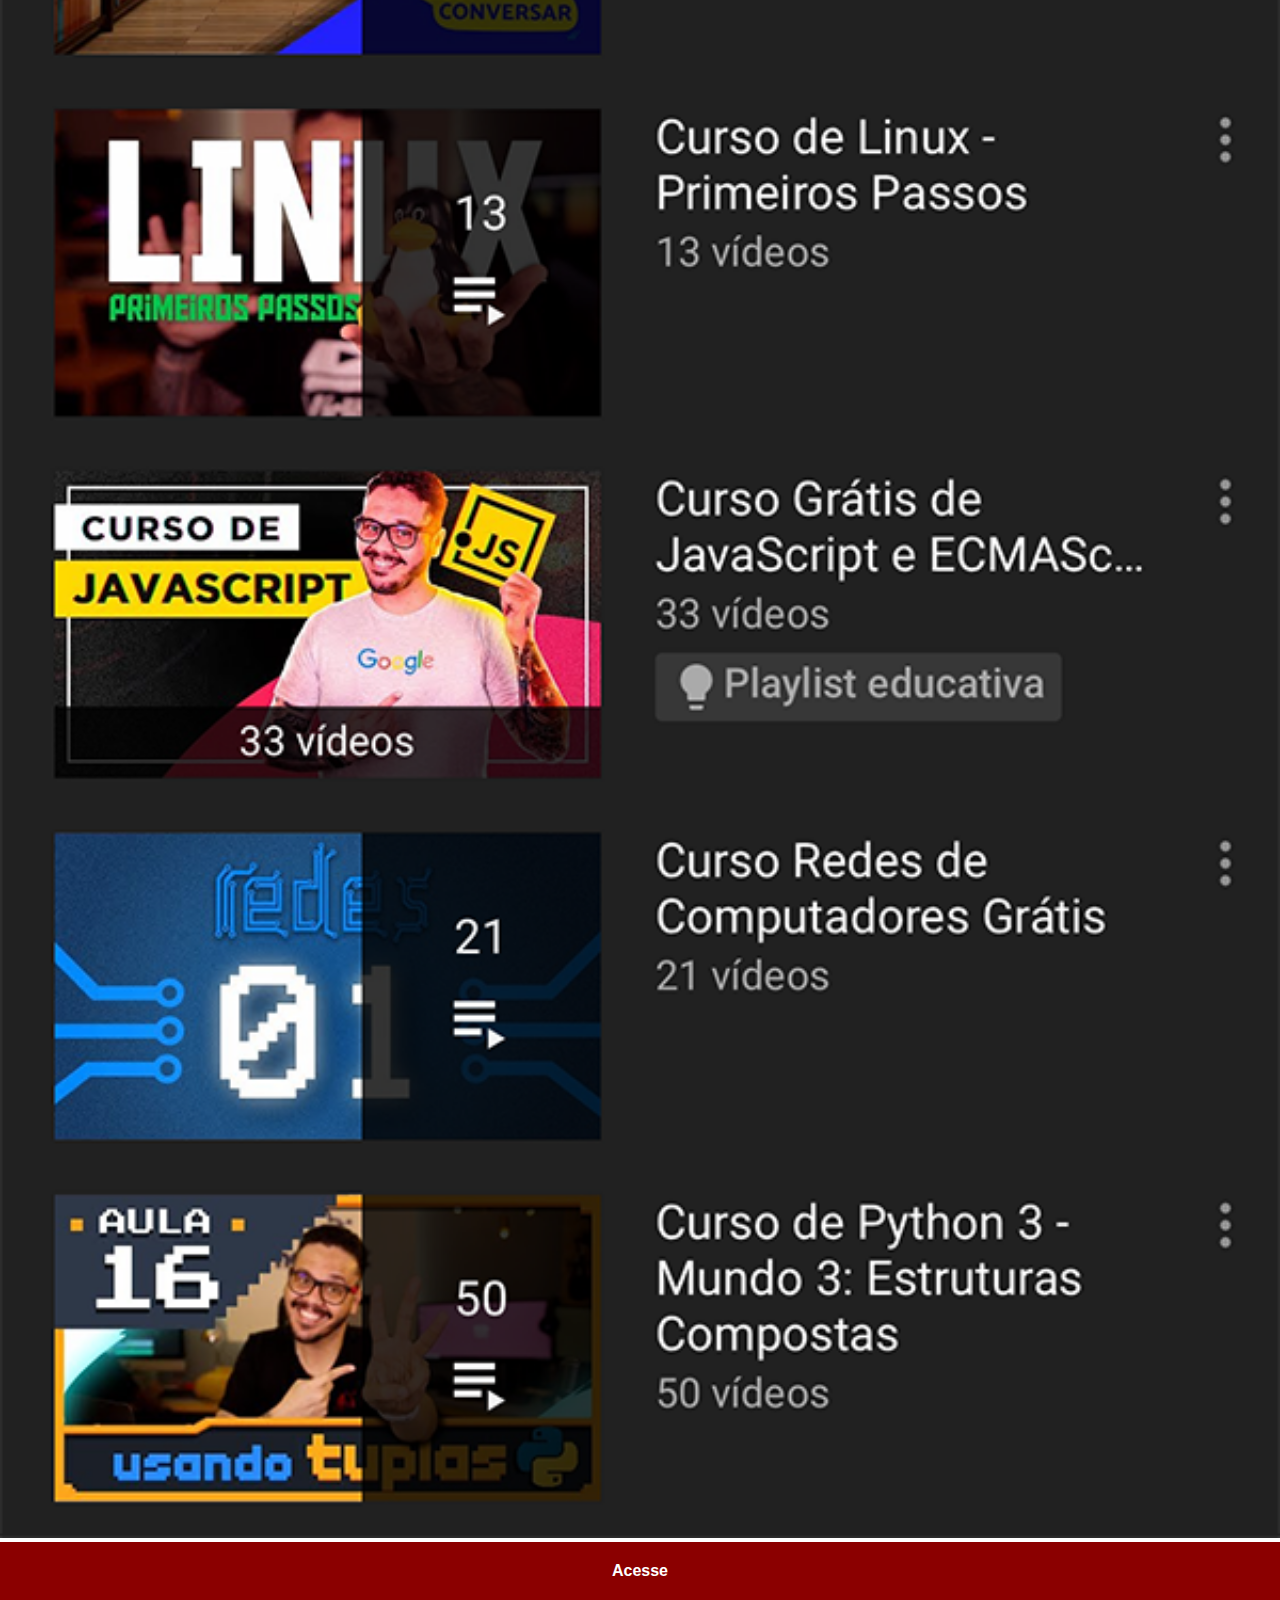
<file: youtube.html>
<!DOCTYPE html>
<html lang="pt-br">
<head>
    <meta charset="UTF-8">
    <meta name="viewport" content="width=device-width, initial-scale=1.0">
    <title>Youtube</title>
  <link rel="stylesheet" href="estilos/social.css">
</head>
<body>
    <img src="imagens/tela-youtube.png" alt="YouTube">
    <a href="https://www.youtube.com/@CursoemVideo/playlists" target="_blank">Acesse</a>
    
</body>
</html>
</file>
<file: estilos/style.css>
@charset "UTF-8";

* {
    margin: 0px;
    padding: 0px;
    font-family: Arial, Helvetica, sans-serif;
}

html, body {
    height: 100vh;
    width: 100vw;
    background-color: black;
}

body {
    background: url('../imagens/fundo-madeira.jpg') no-repeat top center;
    background-size: cover;
    background-attachment: fixed;
}

main {
    position: relative;
    height: 100vh;
    }

section#telefone {
    position: absolute;
    top: 50%;
    left: 50%;
    transform: translate(-50%, -50%);
    height: 627px;
    width: 311px;
    background: url('../imagens/frame-iphone.png') no-repeat;
}

iframe#tela {
    position: relative;
    top: 80px;
    left: 22px;
    width: 267px;
    height: 471px;
}

section#redes-sociais {
    text-align: right;
}

section#redes-sociais img {
    width: 50px;
    margin: 10px;
    border-radius: 50%;
    box-shadow: 2px 2px 5px rgba(0, 0, 0, 0.400);
    box-sizing: border-box;
}

section#redes-sociais img:hover {
    border: 2px solid rgba(255, 255, 255, 0.616);
    transform: translate(-3px, -3px);
    transition: 0.4s, border 0.6s;
    box-shadow: 5px 5px 10px rgba(0, 0, 0, 0.603);
}
</file>
<file: estilos/social.css>
@charset "UTF-8";

* {
    margin: 0px;
    padding: 0px;
    font-family: Arial, Helvetica, sans-serif;
}

::-webkit-scrollbar {
    width: 0px;
    height: 0px;
}

img {
    width: 100vw;
                
}

a{ 
    display: block;
    background-color: darkred;
    color: white;
    padding: 20px;
    text-align: center;
    font-weight: bolder;
    text-decoration: none;
}
a:hover {
    background-color: red;
}
</file>
